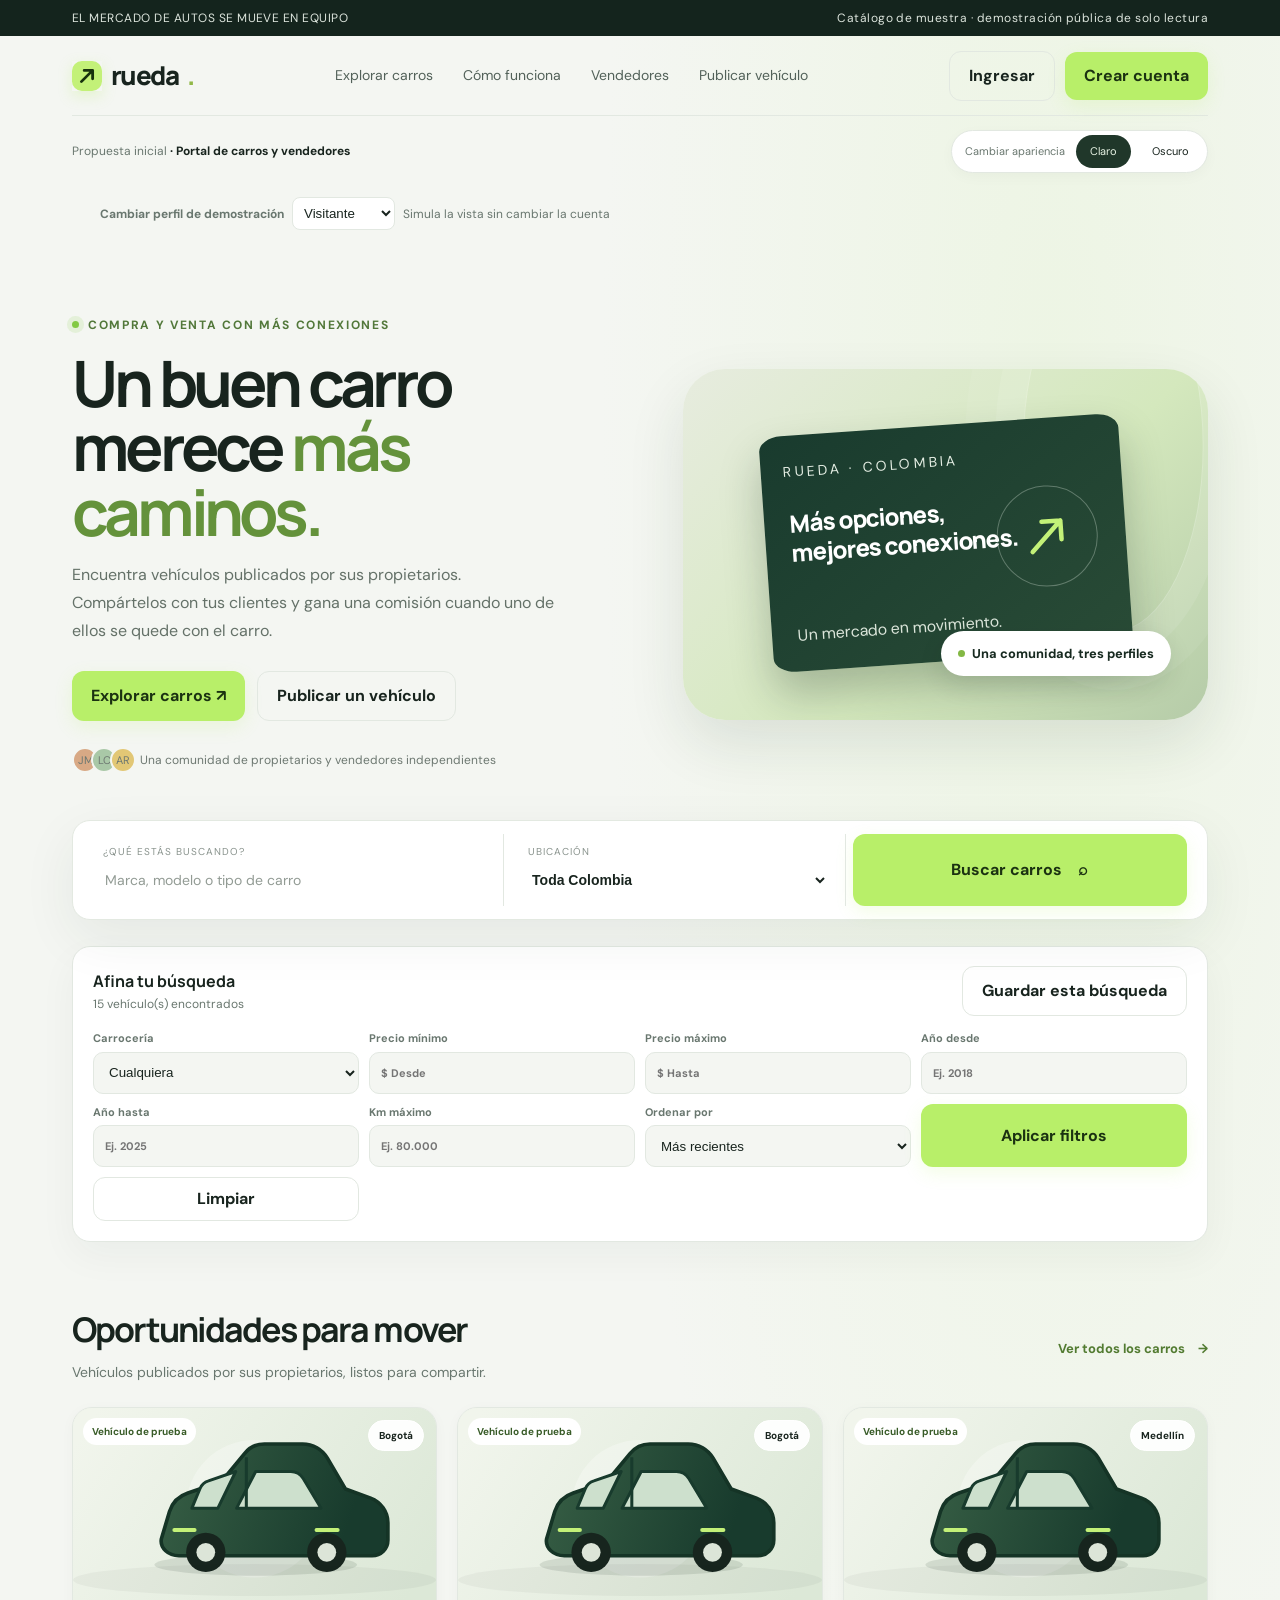
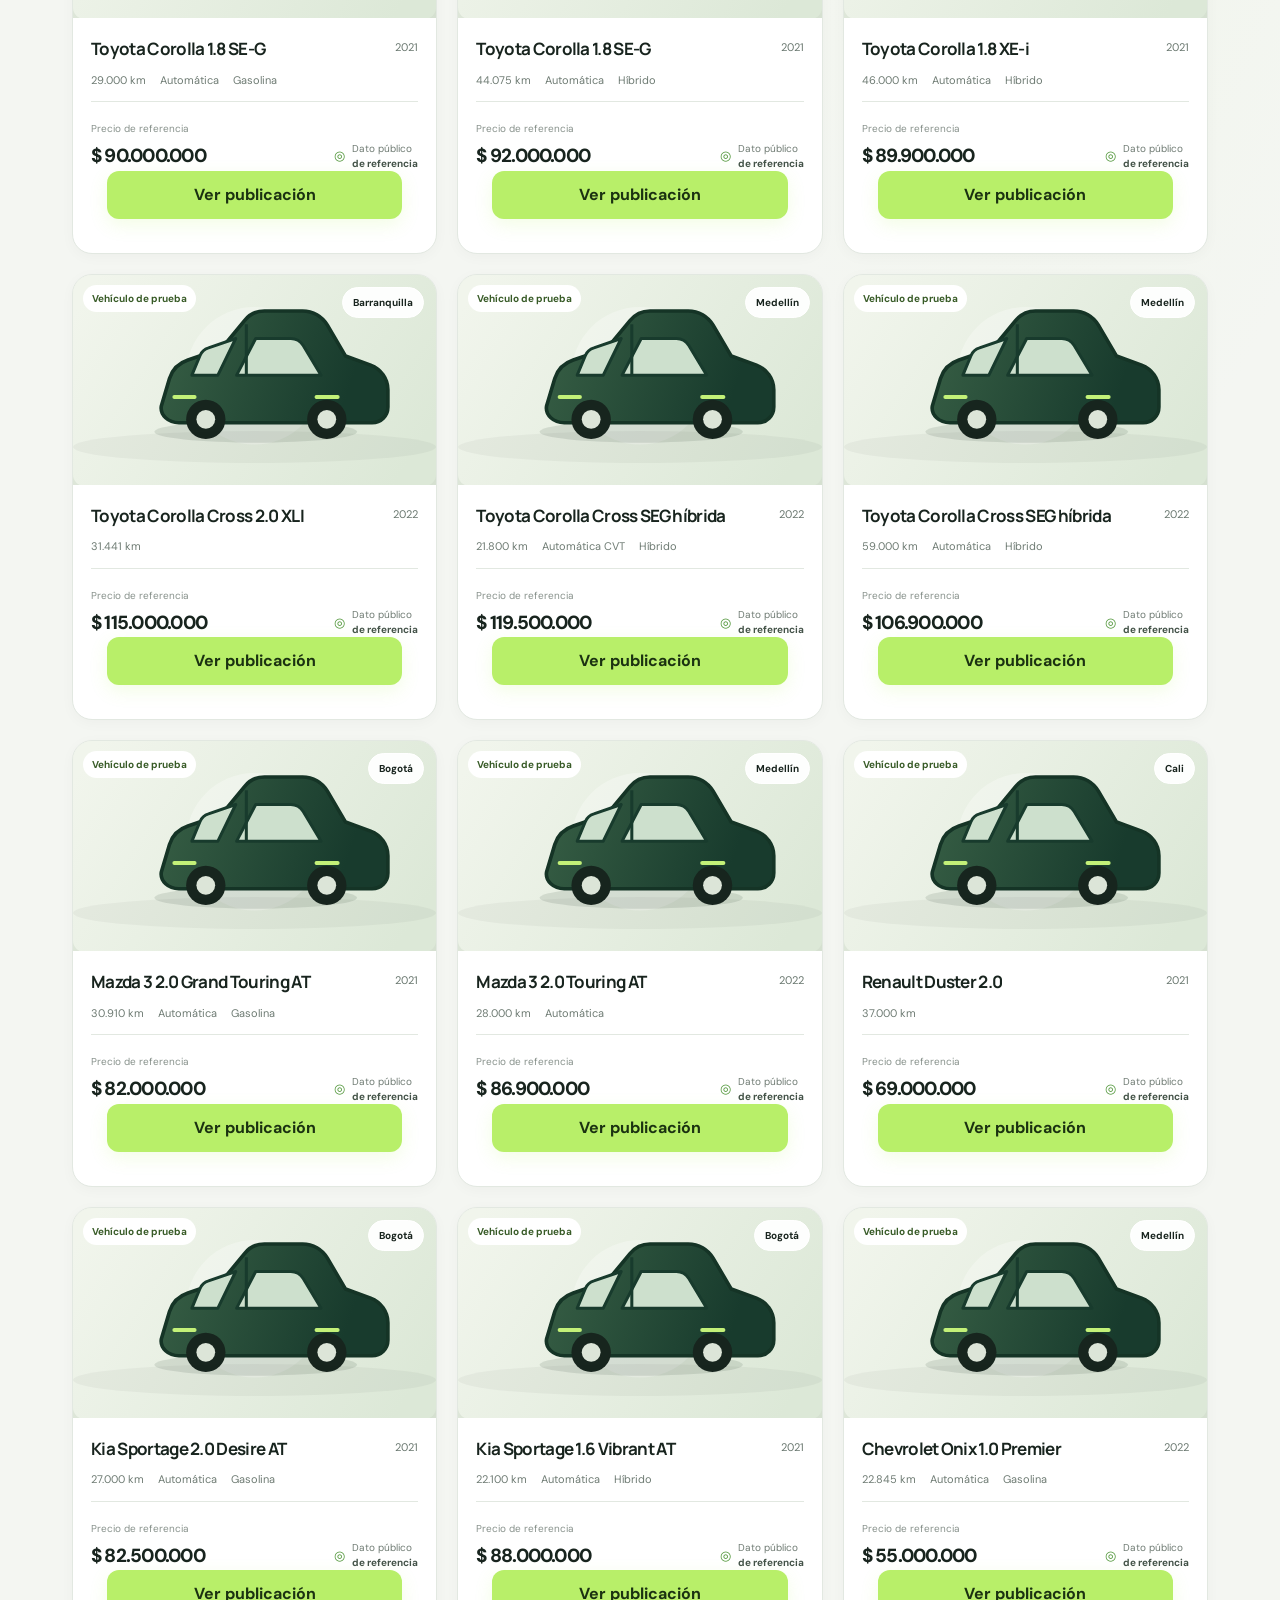
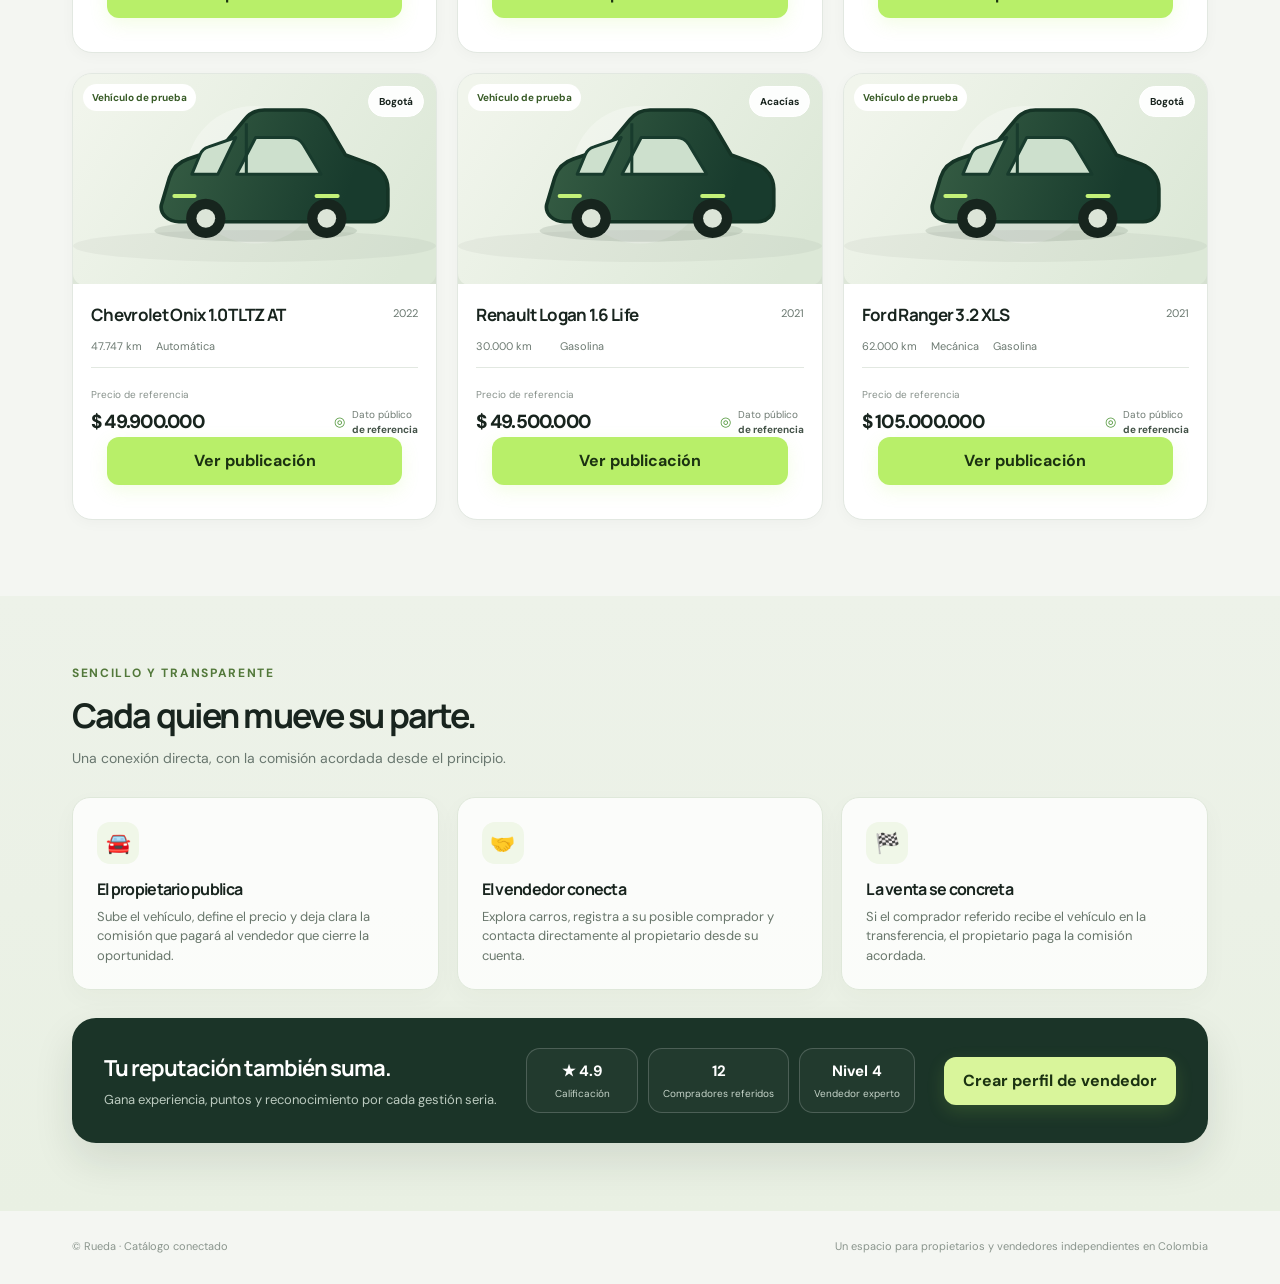
<file: index.html>
<!doctype html>
<html lang="es">
<head>
<meta charset="utf-8"><meta name="viewport" content="width=device-width,initial-scale=1">
<title>Rueda — encuentra tu próximo auto</title>
<link rel="stylesheet" href="styles.css?v=20261120-13">
<link rel="stylesheet" href="styles.css?v=20261120-13"><link rel="stylesheet" href="styles.css?v=20261120-13"><link rel="stylesheet" href="styles.css?v=20261120-13"><link rel="stylesheet" href="styles.css?v=20261120-13"><link rel="stylesheet" href="styles.css?v=20261120-13"><link rel="stylesheet" href="styles.css?v=20261120-13"></head>
<body class="theme-day">
<div class="topline"><div class="wrap"><span>EL MERCADO DE AUTOS SE MUEVE EN EQUIPO</span><span>Catálogo de muestra · demostración pública de solo lectura</span></div></div>
<div class="wrap"><nav class="nav"><div class="brand"><img class="mark" src="logo-mark.svg" alt="" width="30" height="30" aria-hidden="true">rueda<span style="color:#91b848">.</span></div><div class="links"><a href="#autos">Explorar carros</a><a href="#como">Cómo funciona</a><a href="#vendedores">Vendedores</a><a href="publicar-vehiculo.html">Publicar vehículo</a></div><div class="nav-actions"><button class="btn outline" onclick="openModal('login')">Ingresar</button><button class="btn" onclick="openModal('join')">Crear cuenta</button></div></nav>
<div class="mast-meta"><div class="model-label">Propuesta inicial <strong>· Portal de carros y vendedores</strong></div><div class="design-switch"><span>Cambiar apariencia</span><button class="active" onclick="setTheme('day',this)">Claro</button><button onclick="setTheme('night',this)">Oscuro</button></div></div>
<div id="dev-preview" hidden style="max-width:1160px;margin:8px auto;padding:8px 28px;color:#53615a;font-size:12px"><label for="dev-preview-role" style="font-weight:700;margin-right:8px">Cambiar perfil de demostración</label><select id="dev-preview-role" style="padding:7px;border:1px solid #d8dfd8;border-radius:8px"><option value="">Visitante</option><option value="seller">Vendedor</option><option value="owner">Propietario</option><option value="buyer">Comprador</option></select><span style="margin-left:8px">Simula la vista sin cambiar la cuenta</span></div><main><section class="hero"><div><div class="eyebrow"><i class="dot"></i> Compra y venta con más conexiones</div><h1>Un buen carro merece <em>más caminos.</em></h1><p class="intro">Encuentra vehículos publicados por sus propietarios. Compártelos con tus clientes y gana una comisión cuando uno de ellos se quede con el carro.</p><div class="hero-actions"><button class="btn" onclick="document.querySelector('#autos').scrollIntoView({behavior:'smooth'})">Explorar carros <span>↗</span></button><a class="btn outline" style="text-decoration:none" href="publicar-vehiculo.html">Publicar un vehículo</a></div><div class="proof"><div class="avatars"><span>JM</span><span>LC</span><span>AR</span></div><span>Una comunidad de propietarios y vendedores independientes</span></div></div>
<div class="hero-art hero-showcase" role="img" aria-label="Rueda · Colombia. Más opciones, mejores conexiones. Un mercado en movimiento. Una comunidad, tres perfiles."><div class="brand-card"><span class="brand-kicker">RUEDA · COLOMBIA</span><strong class="brand-message">Más opciones,<br>mejores conexiones.</strong><span class="brand-tagline">Un mercado en movimiento.</span><span class="brand-arrow" aria-hidden="true"><svg viewBox="0 0 48 48"><path d="M9 39 39 9M20 9h19v19"/></svg></span></div><div class="brand-pill"><i></i>Una comunidad, tres perfiles</div></div></section>
<div class="searchbar"><div class="search-item"><label for="car-search">¿Qué estás buscando?</label><input id="car-search" type="search" autocomplete="off" placeholder="Marca, modelo o tipo de carro" aria-label="Buscar vehículos"><div class="suggestions" id="suggestions" role="listbox"></div></div><div class="search-item"><label>Ubicación</label><select><option>Toda Colombia</option><option>Bogotá</option><option>Medellín</option><option>Cali</option></select></div><div class="search-item"><label>Comisión mínima</label><select><option>Cualquier comisión</option><option>Desde $1.000.000</option><option>Desde $3.000.000</option></select></div><button class="btn" type="button">Buscar carros　⌕</button></div>
<section class="catalog-filters" aria-label="Filtros del catálogo"><div class="filter-heading"><div><b>Afina tu búsqueda</b><span id="result-count" aria-live="polite">Explora vehículos disponibles</span></div><button type="button" class="btn outline" id="save-search">Guardar esta búsqueda</button></div><div class="filter-grid"><label>Carrocería<select data-filter="body_type"><option value="">Cualquiera</option><option>SUV</option><option>Sedán</option><option>Hatchback</option><option>Pickup</option><option>Camioneta</option><option>Van</option></select></label><label>Precio mínimo<input data-filter="min_price" type="number" min="0" placeholder="$ Desde"></label><label>Precio máximo<input data-filter="max_price" type="number" min="0" placeholder="$ Hasta"></label><label>Año desde<input data-filter="min_year" type="number" min="1990" max="2100" placeholder="Ej. 2018"></label><label>Año hasta<input data-filter="max_year" type="number" min="1990" max="2100" placeholder="Ej. 2025"></label><label>Km máximo<input data-filter="max_km" type="number" min="0" placeholder="Ej. 80.000"></label><label>Ordenar por<select data-sort><option value="recent">Más recientes</option><option value="price_asc">Precio: menor a mayor</option><option value="price_desc">Precio: mayor a menor</option><option value="year_desc">Año: más reciente</option><option value="km_asc">Menor kilometraje</option></select></label><button type="button" class="btn" id="apply-filters">Aplicar filtros</button><button type="button" class="btn outline" id="clear-filters">Limpiar</button></div></section><div id="active-filter-chips" class="filter-chips" aria-live="polite"></div><section class="section" id="autos"><div class="section-head"><div><h2>Oportunidades para mover</h2><p>Vehículos publicados por sus propietarios, listos para compartir.</p></div><a class="text-link" href="#autos">Ver todos los carros　→</a></div><div class="listing-grid" id="grid" aria-live="polite" aria-busy="true"><p class="catalog-status" role="status">Cargando vehículos disponibles…</p></div></section></main></div>
<section class="lower" id="como"><div class="wrap"><div class="section-head"><div><div class="eyebrow">Sencillo y transparente</div><h2 style="margin-top:8px">Cada quien mueve su parte.</h2><p>Una conexión directa, con la comisión acordada desde el principio.</p></div></div><div class="benefits"><div class="benefit"><span class="benefit-icon">🚘</span><h3>El propietario publica</h3><p>Sube el vehículo, define el precio y deja clara la comisión que pagará al vendedor que cierre la oportunidad.</p></div><div class="benefit"><span class="benefit-icon">🤝</span><h3>El vendedor conecta</h3><p>Explora carros, registra a su posible comprador y contacta directamente al propietario desde su cuenta.</p></div><div class="benefit"><span class="benefit-icon">🏁</span><h3>La venta se concreta</h3><p>Si el comprador referido recibe el vehículo en la transferencia, el propietario paga la comisión acordada.</p></div></div><div class="rank" id="vendedores"><div><h2>Tu reputación también suma.</h2><p>Gana experiencia, puntos y reconocimiento por cada gestión seria.</p></div><div class="rank-badges"><div class="badge"><b>★ 4.9</b>Calificación</div><div class="badge"><b>12</b>Compradores referidos</div><div class="badge"><b>Nivel 4</b>Vendedor experto</div></div><button class="btn" onclick="openModal('join')">Crear perfil de vendedor</button></div></div></section>
<footer class="wrap footer"><span>© Rueda · Catálogo conectado</span><span>Un espacio para propietarios y vendedores independientes en Colombia</span></footer>
<div class="modal-bg" id="modal" onclick="if(event.target===this)closeModal()"><div class="modal"><button class="close" onclick="closeModal()">×</button><div id="modal-content"></div></div></div>
<script>
function setTheme(theme,button){document.body.className=theme==='night'?'theme-night':'theme-day';localStorage.setItem('rueda-theme',theme);document.querySelectorAll('.design-switch button').forEach(b=>b.classList.remove('active'));button.classList.add('active')}
const savedTheme=localStorage.getItem('rueda-theme')||'day';document.body.className=savedTheme==='night'?'theme-night':'theme-day';document.querySelectorAll('.design-switch button').forEach((b,i)=>b.classList.toggle('active',(savedTheme==='night'?i===1:i===0)));
function openModal(type){const c=document.getElementById('modal-content');if(type==='publish'){c.innerHTML='<h2>Publica tu vehículo</h2><p>Cuéntanos sobre el carro y define la comisión que ofreces. En esta primera propuesta, la publicación se revisa antes de aparecer.</p><input placeholder="Marca, modelo y año"><input placeholder="Precio del vehículo"><input placeholder="Comisión para el vendedor"><input placeholder="Ciudad"><button class="btn" onclick="closeModal()">Continuar</button>'}else if(type==='login'){c.innerHTML='<h2>Qué bueno verte</h2><p>Ingresa para ver contactos, registrar compradores y seguir tus oportunidades.</p><input placeholder="Correo electrónico"><input placeholder="Contraseña"><button class="btn" onclick="closeModal()">Ingresar</button>'}else{c.innerHTML='<h2>Entra a la comunidad</h2><p>Crea tu perfil para explorar vehículos, registrar compradores y construir tu reputación.</p><label for="account-role" style="display:block;font-size:12px;font-weight:700;margin:12px 0 5px">Tipo de cuenta</label><select id="account-role" style="width:100%;border:1px solid var(--line);border-radius:9px;padding:12px;background:var(--surface);color:var(--ink);margin-bottom:10px"><option value="vendedor">Vendedor</option><option value="comisionista">Comisionista</option></select><input placeholder="Nombre"><input placeholder="Correo electrónico"><input placeholder="Teléfono"><button class="btn" onclick="closeModal()">Crear mi cuenta</button>'}document.getElementById('modal').style.display='grid'}
function closeModal(){document.getElementById('modal').style.display='none'}
const searchTerms=[['Toyota RAV4 XLE','Modelo'],['Mazda 3 Grand Touring','Modelo'],['Ford Ranger XLT','Modelo'],['SUV','Tipo de vehículo'],['Sedán','Tipo de vehículo'],['Pickup','Tipo de vehículo'],['Bogotá','Ciudad'],['Medellín','Ciudad'],['Cali','Ciudad']];
const searchInput=document.getElementById('car-search'),suggestionBox=document.getElementById('suggestions');
function renderSuggestions(){const q=searchInput.value.trim().toLocaleLowerCase('es');suggestionBox.innerHTML='';if(!q){suggestionBox.classList.remove('show');return}const matches=searchTerms.filter(([label])=>label.toLocaleLowerCase('es').includes(q)).slice(0,5);if(!matches.length){suggestionBox.classList.remove('show');return}matches.forEach(([label,kind])=>{const b=document.createElement('button');b.type='button';b.className='suggestion';b.setAttribute('role','option');b.innerHTML='<span>'+label+'</span><small>'+kind+'</small>';b.addEventListener('click',()=>{searchInput.value=label;suggestionBox.classList.remove('show');window.RuedaApp?.loadListings()});suggestionBox.appendChild(b)});suggestionBox.classList.add('show')}
searchInput.addEventListener('input',renderSuggestions);searchInput.addEventListener('focus',renderSuggestions);searchInput.addEventListener('keydown',e=>{if(e.key==='Enter'){e.preventDefault();suggestionBox.classList.remove('show');window.RuedaApp?.loadListings()}if(e.key==='Escape')suggestionBox.classList.remove('show')});document.addEventListener('click',e=>{if(!e.target.closest('.search-item'))suggestionBox.classList.remove('show')});
</script><script src="preview-adapter.js?v=3"></script><script src="app.js?v=20261120-11"></script><script src="experience.js?v=20261120-3"></script></body></html>
</file>
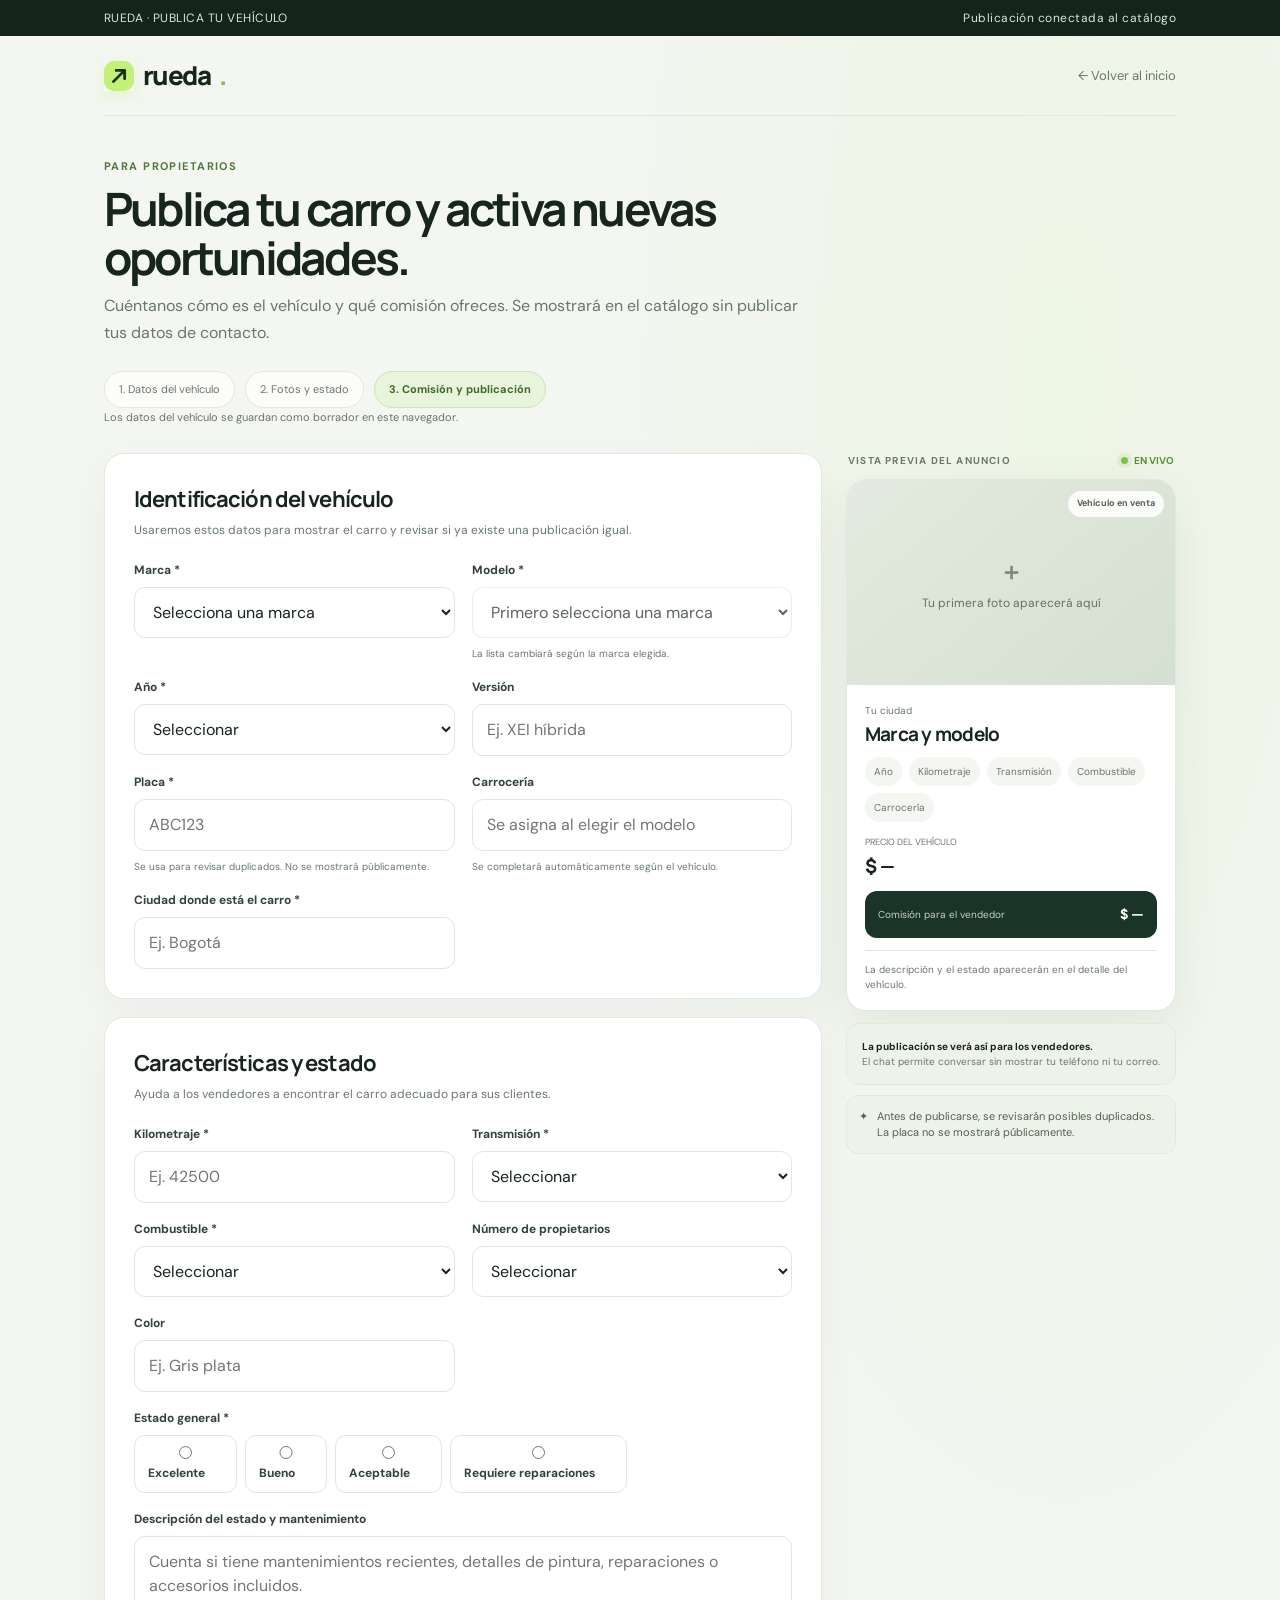
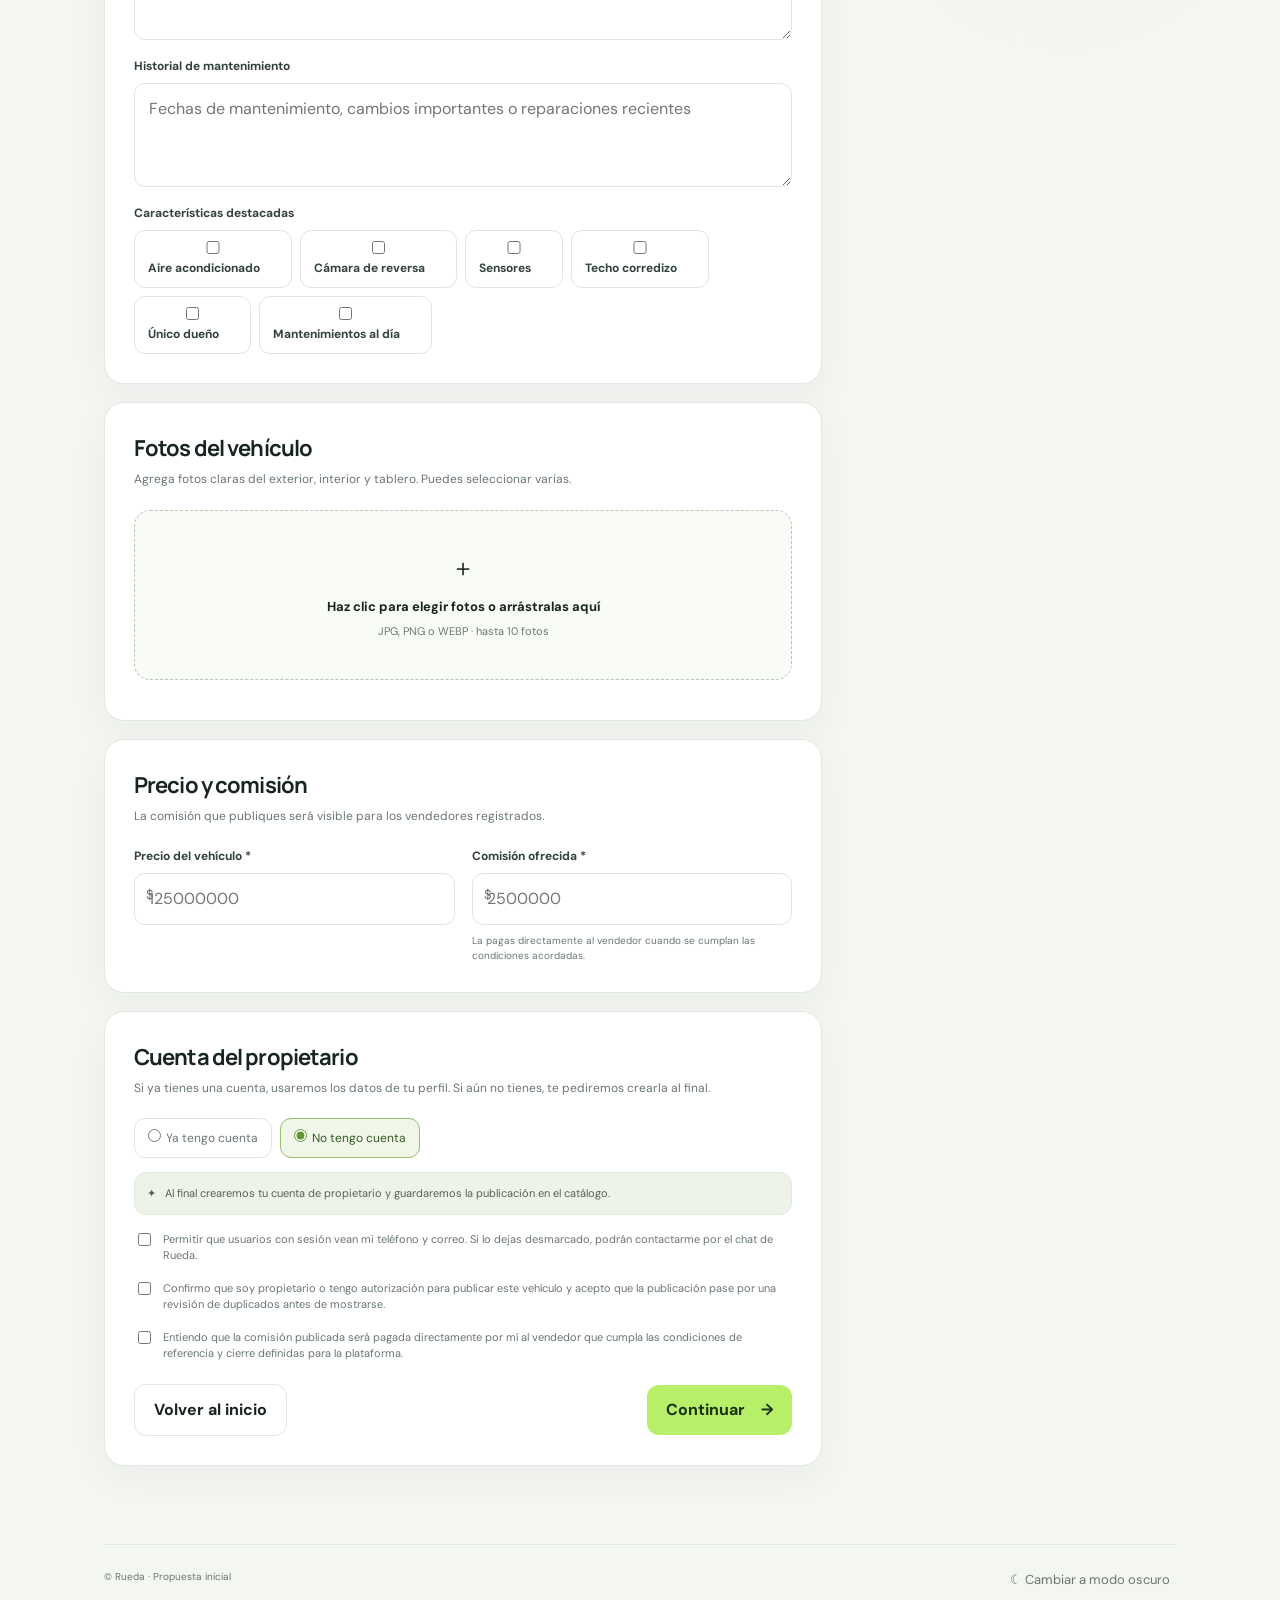
<file: publicar-vehiculo.html>
<!doctype html>
<html lang="es">
<head>
<meta charset="utf-8"><meta name="viewport" content="width=device-width,initial-scale=1">
<title>Publicar un vehículo · Rueda</title>
<link rel="stylesheet" href="publicar-vehiculo.css"><link rel="stylesheet" href="publicar-vehiculo.css"><link rel="stylesheet" href="publicar-vehiculo.css"></head>
<body><div class="topline"><div class="wrap"><span>RUEDA · PUBLICA TU VEHÍCULO</span><span>Publicación conectada al catálogo</span></div></div><div class="wrap"><nav class="nav"><a class="brand" href="index.html"><img class="mark" src="logo-mark.svg" alt="" width="30" height="30" aria-hidden="true">rueda<span style="color:#91b848">.</span></a><a class="back" href="index.html">← Volver al inicio</a></nav>
<header class="intro"><div class="eyebrow">Para propietarios</div><h1>Publica tu carro y activa nuevas oportunidades.</h1><p>Cuéntanos cómo es el vehículo y qué comisión ofreces. Se mostrará en el catálogo sin publicar tus datos de contacto.</p><div class="steps"><span class="step active">1. Datos del vehículo</span><span class="step">2. Fotos y estado</span><span class="step">3. Comisión y publicación</span></div></header>
<div class="toast" id="toast" role="status">Tu publicación se guardó y ya aparece en el catálogo.</div>
<form id="listing-form"><div class="layout"><main>
<section class="form-card"><h2>Identificación del vehículo</h2><p>Usaremos estos datos para mostrar el carro y revisar si ya existe una publicación igual.</p><div class="field-grid">
<div class="field"><label for="make">Marca *</label><select id="make" name="make" required><option value="">Selecciona una marca</option></select></div><div class="field"><label for="model">Modelo *</label><select id="model" name="model" required disabled><option value="">Primero selecciona una marca</option></select><small id="model-help">La lista cambiará según la marca elegida.</small></div><div class="field full" id="manual-make-wrap" style="display:none"><label for="make-other">Escribe la marca para revisión</label><input id="make-other" placeholder="Marca del vehículo"></div><div class="field full" id="manual-model-wrap" style="display:none"><label for="model-other">Escribe el modelo para revisión</label><input id="model-other" placeholder="Modelo exacto según tarjeta de propiedad"></div>
<div class="field"><label for="year">Año *</label><select id="year" name="year" required><option value="">Seleccionar</option></select></div><div class="field"><label for="trim">Versión</label><input id="trim" name="trim" placeholder="Ej. XEI híbrida"></div>
<div class="field"><label for="plate">Placa *</label><input id="plate" name="plate" placeholder="ABC123" maxlength="6" required><small>Se usa para revisar duplicados. No se mostrará públicamente.</small></div>
<div class="field"><label for="body">Carrocería</label><input id="body" type="text" placeholder="Se asigna al elegir el modelo" readonly required><small>Se completará automáticamente según el vehículo.</small></div><div class="field"><label for="city">Ciudad donde está el carro *</label><input id="city" name="city" placeholder="Ej. Bogotá" required></div>
</div></section>
<section class="form-card"><h2>Características y estado</h2><p>Ayuda a los vendedores a encontrar el carro adecuado para sus clientes.</p><div class="field-grid">
<div class="field"><label for="km">Kilometraje *</label><input id="km" type="number" min="0" placeholder="Ej. 42500" required></div><div class="field"><label for="gear">Transmisión *</label><select id="gear" required><option value="">Seleccionar</option><option>Automática</option><option>Mecánica</option><option>CVT</option><option>Otra</option></select></div>
<div class="field"><label for="fuel">Combustible *</label><select id="fuel" required><option value="">Seleccionar</option><option>Gasolina</option><option>Diésel</option><option>Híbrido</option><option>Eléctrico</option><option>Gas</option></select></div><div class="field"><label for="owners">Número de propietarios</label><select id="owners"><option value="">Seleccionar</option><option>1</option><option>2</option><option value="3">3 o más</option></select></div><div class="field"><label for="color">Color</label><input id="color" name="color" placeholder="Ej. Gris plata"></div>
<div class="field full"><span class="label">Estado general *</span><div class="check-options"><label class="check-option"><input type="radio" name="condition" required>Excelente</label><label class="check-option"><input type="radio" name="condition">Bueno</label><label class="check-option"><input type="radio" name="condition">Aceptable</label><label class="check-option"><input type="radio" name="condition">Requiere reparaciones</label></div></div>
<div class="field full"><label for="details">Descripción del estado y mantenimiento</label><textarea id="details" placeholder="Cuenta si tiene mantenimientos recientes, detalles de pintura, reparaciones o accesorios incluidos."></textarea></div><div class="field full"><label for="maintenance-history">Historial de mantenimiento</label><textarea id="maintenance-history" name="maintenance-history" placeholder="Fechas de mantenimiento, cambios importantes o reparaciones recientes"></textarea></div>
<div class="field full"><span class="label">Características destacadas</span><div class="check-options"><label class="check-option"><input type="checkbox">Aire acondicionado</label><label class="check-option"><input type="checkbox">Cámara de reversa</label><label class="check-option"><input type="checkbox">Sensores</label><label class="check-option"><input type="checkbox">Techo corredizo</label><label class="check-option"><input type="checkbox">Único dueño</label><label class="check-option"><input type="checkbox">Mantenimientos al día</label></div></div></div></section>
<section class="form-card"><h2>Fotos del vehículo</h2><p>Agrega fotos claras del exterior, interior y tablero. Puedes seleccionar varias.</p><label class="upload" id="dropzone" for="photos"><span class="upload-icon">＋</span><b>Haz clic para elegir fotos o arrástralas aquí</b><small>JPG, PNG o WEBP · hasta 10 fotos</small><input id="photos" type="file" accept="image/*" multiple></label><div class="photo-grid" id="photo-grid"></div></section>
<section class="form-card"><h2>Precio y comisión</h2><p>La comisión que publiques será visible para los vendedores registrados.</p><div class="field-grid"><div class="field"><label for="price">Precio del vehículo *</label><div class="money-input"><span>$</span><input id="price" type="number" min="1" placeholder="125000000" required></div></div><div class="field"><label for="commission">Comisión ofrecida *</label><div class="money-input"><span>$</span><input id="commission" type="number" min="1" placeholder="2500000" required></div><small>La pagas directamente al vendedor cuando se cumplan las condiciones acordadas.</small></div></div></section>
<section class="form-card" id="account-section"><h2>Cuenta del propietario</h2><p>Si ya tienes una cuenta, usaremos los datos de tu perfil. Si aún no tienes, te pediremos crearla al final.</p><div class="check-options"><label class="check-option"><input type="radio" name="account-status" value="existing">Ya tengo cuenta</label><label class="check-option"><input type="radio" name="account-status" value="new" checked>No tengo cuenta</label></div><div class="account-panel" id="login-panel" hidden><div class="note" style="margin-top:14px"><span>↗</span><span>Inicia sesión con tu cuenta de propietario para publicar el vehículo.</span></div><button class="btn outline" type="button" id="login-owner" style="margin-top:12px">Ingresar con mi cuenta</button></div><div class="note" id="new-account-note" style="margin-top:14px"><span>✦</span><span>Al final crearemos tu cuenta de propietario y guardaremos la publicación en el catálogo.</span></div><div id="account-create-panel" hidden style="margin-top:18px"><h3 style="font-size:16px;margin:0 0 5px">Crea tu cuenta para publicar</h3><p style="font-size:12px;color:var(--muted);margin:0 0 15px">La cuenta guardará tus datos para que los vendedores registrados puedan comunicarse contigo.</p><div class="field-grid"><div class="field"><label for="account-name">Nombre completo *</label><input id="account-name" autocomplete="name" placeholder="Tu nombre"></div><div class="field"><label for="account-phone">Teléfono / WhatsApp *</label><input id="account-phone" type="tel" autocomplete="tel" placeholder="+57 300 000 0000"></div><div class="field"><label for="account-email">Correo electrónico *</label><input id="account-email" type="email" autocomplete="email" placeholder="nombre@correo.com"></div><div class="field"><label for="account-password">Contraseña *</label><input id="account-password" type="password" autocomplete="new-password" minlength="10" placeholder="Mínimo 10 caracteres"></div></div></div><label class="consent"><input id="share-contact" type="checkbox"><span>Permitir que usuarios con sesión vean mi teléfono y correo. Si lo dejas desmarcado, podrán contactarme por el chat de Rueda.</span></label><label class="consent"><input id="owner-confirm" type="checkbox" required><span>Confirmo que soy propietario o tengo autorización para publicar este vehículo y acepto que la publicación pase por una revisión de duplicados antes de mostrarse.</span></label><label class="consent"><input id="commission-confirm" type="checkbox" required><span>Entiendo que la comisión publicada será pagada directamente por mí al vendedor que cumpla las condiciones de referencia y cierre definidas para la plataforma.</span></label><div class="form-actions"><a class="btn outline" href="index.html">Volver al inicio</a><button class="btn" id="submit-listing" type="submit">Continuar　→</button></div></section></main><aside class="preview-panel"><div class="preview-top"><strong>VISTA PREVIA DEL ANUNCIO</strong><span class="live-indicator"><i></i>EN VIVO</span></div><article class="listing-preview"><div class="preview-image" id="preview-image"><span class="preview-placeholder" id="preview-placeholder"><b>＋</b>Tu primera foto aparecerá aquí</span><span class="preview-chip">Vehículo en venta</span></div><div class="preview-content"><span class="preview-location" id="preview-location">Tu ciudad</span><h3 class="preview-title" id="preview-title">Marca y modelo</h3><div class="preview-specs"><span id="preview-year">Año</span><span id="preview-km">Kilometraje</span><span id="preview-gear">Transmisión</span><span id="preview-fuel">Combustible</span><span id="preview-body">Carrocería</span></div><span class="preview-price-label">PRECIO DEL VEHÍCULO</span><div class="preview-price" id="preview-price">$ —</div><div class="preview-commission"><span>Comisión para el vendedor</span><strong id="commission-preview">$ —</strong></div><div class="preview-desc" id="preview-desc">La descripción y el estado aparecerán en el detalle del vehículo.</div></div></article><div class="preview-help"><b>La publicación se verá así para los vendedores.</b><br>El chat permite conversar sin mostrar tu teléfono ni tu correo.</div><div class="note" style="margin-top:10px"><span>✦</span><span>Antes de publicarse, se revisarán posibles duplicados. La placa no se mostrará públicamente.</span></div></aside></div></form>
<footer class="footer"><span>© Rueda · Propuesta inicial</span><button id="theme-toggle" class="back" style="border:0;background:transparent">☾ Cambiar a modo oscuro</button></footer></div>
<script>
const yearSelect=document.getElementById('year');for(let y=new Date().getFullYear()+1;y>=1990;y--){const o=document.createElement('option');o.value=y;o.textContent=y;yearSelect.appendChild(o)}
const vehicleCatalog={Toyota:['4Runner','bZ4X','Camry','Corolla','Corolla Cross','Fortuner','GR Yaris','Hilux','Land Cruiser','Land Cruiser Prado','Prius','RAV4','Yaris','Yaris Cross'],Chevrolet:['Aveo','Blazer','Captiva','Colorado','Equinox','Joy','Onix','Sail','Silverado','Sonic','Spark','Spin','Suburban','Tahoe','Trailblazer','Tracker','Traverse'],Renault:['Arkana','Captur','Clio','Duster','Kardian','Kangoo','Koleos','Kwid','Logan','Master','Megane','Oroch','Sandero','Stepway','Symbol','Trafic'],Mazda:['Mazda 2','Mazda 3','Mazda 6','CX-3','CX-30','CX-5','CX-50','CX-9','CX-90','BT-50'],Kia:['Carnival','Cerato','K3','K4','Picanto','Rio','Seltos','Sonet','Sorento','Soul','Sportage'],Hyundai:['Accent','Creta','Elantra','Grand i10','Kona','Santa Fe','Tucson','Venue'],Nissan:['Frontier','Kicks','March','Murano','Pathfinder','Qashqai','Sentra','Versa','X-Trail'],Ford:['Bronco','EcoSport','Edge','Escape','Explorer','F-150','Fiesta','Focus','Ranger','Territory'],Suzuki:['Baleno','Celerio','Grand Vitara','Jimny','S-Cross','Swift','Vitara'],Volkswagen:['Amarok','CrossFox','Golf','Jetta','Nivus','Polo','Saveiro','T-Cross','Tiguan','Virtus'],Honda:['Accord','Civic','CR-V','Fit','HR-V','Pilot'],BMW:['Serie 1','Serie 2','Serie 3','Serie 4','Serie 5','X1','X2','X3','X4','X5','X6','X7'],'Mercedes-Benz':['Clase A','Clase C','Clase E','Clase G','GLA','GLB','GLC','GLE','GLS','Sprinter'],Audi:['A1','A3','A4','A5','A6','Q2','Q3','Q5','Q7','Q8'],Jeep:['Compass','Gladiator','Grand Cherokee','Renegade','Wrangler'],Peugeot:['208','2008','301','3008','5008','Partner','Rifter'],Fiat:['Argo','Cronos','Mobi','Pulse','Strada','Toro','Uno'],Mitsubishi:['ASX','L200','Lancer','Montero','Outlander'],Subaru:['Crosstrek','Forester','Impreza','Outback','XV'],BYD:['Dolphin','Han','Seagull','Song Plus','Tang'],Otra:['Revisión manual']};
const bodyByModel={Toyota:{'4Runner':'SUV','bZ4X':'SUV','Camry':'Sedán','Corolla':'Sedán','Corolla Cross':'SUV','Fortuner':'SUV','GR Yaris':'Hatchback','Hilux':'Pickup','Land Cruiser':'SUV','Land Cruiser Prado':'SUV','Prius':'Hatchback','RAV4':'SUV','Yaris':'Hatchback','Yaris Cross':'SUV'},Chevrolet:{'Aveo':'Sedán','Blazer':'SUV','Captiva':'SUV','Colorado':'Pickup','Equinox':'SUV','Joy':'Hatchback','Onix':'Hatchback','Sail':'Sedán','Silverado':'Pickup','Sonic':'SUV','Spark':'Hatchback','Spin':'Van','Suburban':'SUV','Tahoe':'SUV','Trailblazer':'SUV','Tracker':'SUV','Traverse':'SUV'},Renault:{'Arkana':'SUV','Captur':'SUV','Clio':'Hatchback','Duster':'SUV','Kardian':'SUV','Kangoo':'Van','Koleos':'SUV','Kwid':'Hatchback','Logan':'Sedán','Master':'Van','Megane':'Hatchback','Oroch':'Pickup','Sandero':'Hatchback','Stepway':'Hatchback','Symbol':'Sedán','Trafic':'Van'},Mazda:{'Mazda 2':'Hatchback','Mazda 3':'Sedán / hatchback','Mazda 6':'Sedán','CX-3':'SUV','CX-30':'SUV','CX-5':'SUV','CX-50':'SUV','CX-9':'SUV','CX-90':'SUV','BT-50':'Pickup'},Kia:{'Carnival':'Van','Cerato':'Sedán','K3':'Sedán / hatchback','K4':'Sedán / hatchback','Picanto':'Hatchback','Rio':'Hatchback','Seltos':'SUV','Sonet':'SUV','Sorento':'SUV','Soul':'SUV','Sportage':'SUV'},Hyundai:{'Accent':'Sedán','Creta':'SUV','Elantra':'Sedán','Grand i10':'Hatchback','Kona':'SUV','Santa Fe':'SUV','Tucson':'SUV','Venue':'SUV'},Nissan:{'Frontier':'Pickup','Kicks':'SUV','March':'Hatchback','Murano':'SUV','Pathfinder':'SUV','Qashqai':'SUV','Sentra':'Sedán','Versa':'Sedán','X-Trail':'SUV'},Ford:{'Bronco':'SUV','EcoSport':'SUV','Edge':'SUV','Escape':'SUV','Explorer':'SUV','F-150':'Pickup','Fiesta':'Hatchback','Focus':'Hatchback / sedán','Ranger':'Pickup','Territory':'SUV'},Suzuki:{'Baleno':'Hatchback','Celerio':'Hatchback','Grand Vitara':'SUV','Jimny':'SUV','S-Cross':'SUV','Swift':'Hatchback','Vitara':'SUV'},Volkswagen:{'Amarok':'Pickup','CrossFox':'Hatchback','Golf':'Hatchback','Jetta':'Sedán','Nivus':'SUV','Polo':'Hatchback','Saveiro':'Pickup','T-Cross':'SUV','Tiguan':'SUV','Virtus':'Sedán'},Honda:{'Accord':'Sedán','Civic':'Sedán / hatchback','CR-V':'SUV','Fit':'Hatchback','HR-V':'SUV','Pilot':'SUV'},BMW:{'Serie 1':'Hatchback','Serie 2':'Coupé / van','Serie 3':'Sedán','Serie 4':'Coupé','Serie 5':'Sedán','X1':'SUV','X2':'SUV','X3':'SUV','X4':'SUV','X5':'SUV','X6':'SUV','X7':'SUV'},'Mercedes-Benz':{'Clase A':'Hatchback / sedán','Clase C':'Sedán','Clase E':'Sedán','Clase G':'SUV','GLA':'SUV','GLB':'SUV','GLC':'SUV','GLE':'SUV','GLS':'SUV','Sprinter':'Van'},Audi:{'A1':'Hatchback','A3':'Sedán / hatchback','A4':'Sedán','A5':'Coupé','A6':'Sedán','Q2':'SUV','Q3':'SUV','Q5':'SUV','Q7':'SUV','Q8':'SUV'},Jeep:{'Compass':'SUV','Gladiator':'Pickup','Grand Cherokee':'SUV','Renegade':'SUV','Wrangler':'SUV'},Peugeot:{'208':'Hatchback','2008':'SUV','301':'Sedán','3008':'SUV','5008':'SUV','Partner':'Van','Rifter':'Van'},Fiat:{'Argo':'Hatchback','Cronos':'Sedán','Mobi':'Hatchback','Pulse':'SUV','Strada':'Pickup','Toro':'Pickup','Uno':'Hatchback'},Mitsubishi:{'ASX':'SUV','L200':'Pickup','Lancer':'Sedán','Montero':'SUV','Outlander':'SUV'},Subaru:{'Crosstrek':'SUV','Forester':'SUV','Impreza':'Sedán / hatchback','Outback':'Camioneta','XV':'SUV'},BYD:{'Dolphin':'Hatchback','Han':'Sedán','Seagull':'Hatchback','Song Plus':'SUV','Tang':'SUV'}};const makeSelect=document.getElementById('make'),modelSelect=document.getElementById('model'),manualMakeWrap=document.getElementById('manual-make-wrap'),manualModelWrap=document.getElementById('manual-model-wrap'),manualMake=document.getElementById('make-other'),manualModel=document.getElementById('model-other'),modelHelp=document.getElementById('model-help');Object.keys(vehicleCatalog).forEach(make=>makeSelect.add(new Option(make,make)));
function updateBodyType(){const make=makeSelect.value,model=modelSelect.value,manual=model==='__other__'||make==='Otra';document.getElementById('body').value=manual?'Por confirmar en revisión':(bodyByModel[make]&&bodyByModel[make][model]||'');}function populateModels(){const make=makeSelect.value,models=vehicleCatalog[make]||[];modelSelect.innerHTML='';modelSelect.add(new Option(make?'Selecciona un modelo':'Primero selecciona una marca',''));modelSelect.disabled=!make||make==='Otra';modelSelect.required=make!=='Otra';models.forEach(model=>modelSelect.add(new Option(model,model)));if(make&&make!=='Otra')modelSelect.add(new Option('Mi modelo no aparece (revisión manual)','__other__'));manualMakeWrap.style.display=make==='Otra'?'':'none';manualModelWrap.style.display=make==='Otra'?'': 'none';manualMake.required=make==='Otra';manualModel.required=make==='Otra';if(make==='Otra')modelSelect.value='Revisión manual';modelHelp.textContent=make==='Otra'?'La marca y el modelo se revisarán manualmente.':make?'Elige un modelo asociado a '+make+'. Si no aparece, solicita revisión manual.':'La lista cambiará según la marca elegida.';updateBodyType();updatePreview()}
makeSelect.addEventListener('change',populateModels);modelSelect.addEventListener('change',()=>{if(makeSelect.value==='Otra')return;const custom=modelSelect.value==='__other__';manualModelWrap.style.display=custom?'':'none';manualModel.required=custom;modelHelp.textContent=custom?'Este modelo requiere validación manual antes de publicar.':'El modelo seleccionado corresponde a la marca elegida.';updateBodyType();updatePreview()});manualMake.addEventListener('input',updatePreview);manualModel.addEventListener('input',updatePreview);
const input=document.getElementById('photos'),grid=document.getElementById('photo-grid'),drop=document.getElementById('dropzone');let files=[];function movePhoto(index,direction){const target=index+direction;if(target<0||target>=files.length)return;[files[index],files[target]]=[files[target],files[index]];const transfer=new DataTransfer();files.forEach(file=>transfer.items.add(file));input.files=transfer.files;showPhotos();updateCoverPreview()}function showPhotos(){grid.innerHTML='';files.forEach((file,index)=>{const box=document.createElement('div');box.className='photo';const img=document.createElement('img');img.src=URL.createObjectURL(file);img.alt='Foto del vehículo';box.appendChild(img);if(index===0){const cover=document.createElement('div');cover.className='cover';cover.textContent='Foto principal';box.appendChild(cover)}const remove=document.createElement('button');remove.type='button';remove.textContent='×';remove.setAttribute('aria-label','Eliminar foto');remove.onclick=()=>{files.splice(index,1);const transfer=new DataTransfer();files.forEach(file=>transfer.items.add(file));input.files=transfer.files;showPhotos();updateCoverPreview()};box.appendChild(remove);const up=document.createElement("button");up.type="button";up.textContent="↑";up.setAttribute("aria-label","Mover foto hacia arriba");up.style.cssText="position:absolute;left:5px;top:5px;width:24px;height:24px;border:0;border-radius:50%;background:#ffffffdf;color:#26372b";up.disabled=index===0;up.onclick=()=>movePhoto(index,-1);box.appendChild(up);const down=document.createElement("button");down.type="button";down.textContent="↓";down.setAttribute("aria-label","Mover foto hacia abajo");down.style.cssText="position:absolute;left:5px;top:33px;width:24px;height:24px;border:0;border-radius:50%;background:#ffffffdf;color:#26372b";down.disabled=index===files.length-1;down.onclick=()=>movePhoto(index,1);box.appendChild(down);grid.appendChild(box)})}const previewImage=document.getElementById('preview-image'),previewPlaceholder=document.getElementById('preview-placeholder');let coverPreviewUrl=null;function updateCoverPreview(){if(coverPreviewUrl)URL.revokeObjectURL(coverPreviewUrl);if(files.length){coverPreviewUrl=URL.createObjectURL(files[0]);previewImage.style.backgroundImage='url('+coverPreviewUrl+')';previewPlaceholder.style.display='none'}else{coverPreviewUrl=null;previewImage.style.backgroundImage='';previewPlaceholder.style.display=''}}function addFiles(incoming){const valid=[...incoming].filter(f=>f.type.startsWith('image/'));files=[...files,...valid].slice(0,10);const transfer=new DataTransfer();files.forEach(file=>transfer.items.add(file));input.files=transfer.files;showPhotos();updateCoverPreview()}input.addEventListener('change',e=>addFiles(e.target.files));['dragenter','dragover'].forEach(ev=>drop.addEventListener(ev,e=>{e.preventDefault();drop.classList.add('drag')}));['dragleave','drop'].forEach(ev=>drop.addEventListener(ev,e=>{e.preventDefault();drop.classList.remove('drag')}));drop.addEventListener('drop',e=>addFiles(e.dataTransfer.files));
function money(value){return value?'$ '+Number(value).toLocaleString('es-CO'):'$ —'}
function updatePreview(){const val=id=>document.getElementById(id).value.trim();const makeValue=val('make')==='Otra'?val('make-other'):val('make');const modelValue=val('make')==='Otra'||val('model')==='__other__'?val('model-other'):val('model');const title=[makeValue,modelValue,val('trim')].filter(Boolean).join(' ');document.getElementById('preview-title').textContent=title||'Marca y modelo';document.getElementById('preview-location').textContent=val('city')||'Tu ciudad';document.getElementById('preview-year').textContent=val('year')||'Año';document.getElementById('preview-km').textContent=val('km')?Number(val('km')).toLocaleString('es-CO')+' km':'Kilometraje';document.getElementById('preview-gear').textContent=val('gear')||'Transmisión';document.getElementById('preview-fuel').textContent=val('fuel')||'Combustible';document.getElementById('preview-body').textContent=val('body')||'Carrocería';document.getElementById('preview-price').textContent=money(val('price'));document.getElementById('commission-preview').textContent=money(val('commission'));const condition=document.querySelector('input[name="condition"]:checked');const detail=val('details');document.getElementById('preview-desc').textContent=[condition?condition.parentElement.textContent.trim()+' estado.':'El estado del vehículo aparecerá aquí.',detail].filter(Boolean).join(' ')}
document.querySelectorAll('#listing-form input:not([type=file]),#listing-form select,#listing-form textarea').forEach(el=>el.addEventListener('input',updatePreview));document.querySelectorAll('input[name="condition"]').forEach(el=>el.addEventListener('change',updatePreview));let ownerAccountReady=false,newAccountStep=false;const accountModes=document.querySelectorAll('input[name="account-status"]'),loginPanel=document.getElementById('login-panel'),newAccountNote=document.getElementById('new-account-note'),createPanel=document.getElementById('account-create-panel'),submitListing=document.getElementById('submit-listing');function selectAccountMode(){const mode=document.querySelector('input[name="account-status"]:checked')?.value;loginPanel.hidden=mode!=='existing'||ownerAccountReady;newAccountNote.hidden=mode==='existing';if(mode!=='new'){createPanel.hidden=true;newAccountStep=false;['account-name','account-phone','account-email','account-password'].forEach(id=>document.getElementById(id).required=false);submitListing.textContent=ownerAccountReady?'Enviar a revisión　→':'Continuar　→'}}accountModes.forEach(r=>r.addEventListener('change',selectAccountMode));document.getElementById('login-owner').addEventListener('click',()=>{ownerAccountReady=true;loginPanel.hidden=true;newAccountNote.hidden=true;document.getElementById('account-section').insertAdjacentHTML('afterbegin','<div class="note" id="account-ready-note"><span>✓</span><span>Cuenta conectada en esta vista de demostración. Usaremos tus datos guardados.</span></div>');submitListing.textContent='Enviar a revisión　→'});document.getElementById('listing-form').addEventListener('submit',e=>{e.preventDefault();const mode=document.querySelector('input[name="account-status"]:checked')?.value;if(mode==='existing'&&!ownerAccountReady){selectAccountMode();document.getElementById('account-section').scrollIntoView({behavior:'smooth',block:'center'});return}if(!e.currentTarget.reportValidity())return;if(mode==='new'&&!newAccountStep){createPanel.hidden=false;newAccountStep=true;['account-name','account-phone','account-email','account-password'].forEach(id=>document.getElementById(id).required=true);submitListing.textContent='Crear cuenta y enviar publicación　→';createPanel.scrollIntoView({behavior:'smooth',block:'center'});return}document.getElementById('toast').textContent=mode==='new'?'Cuenta creada en esta demostración y publicación lista para revisión. La información no se guardó en un servidor.':'Publicación lista para revisión. En esta demostración, la información no se guardó en un servidor.';document.getElementById('toast').style.display='block';window.scrollTo({top:0,behavior:'smooth'})});
const savedTheme=localStorage.getItem('rueda-theme')||'day';document.body.classList.toggle('dark',savedTheme==='night');document.getElementById('theme-toggle').textContent=savedTheme==='night'?'☀ Cambiar a modo claro':'☾ Cambiar a modo oscuro';document.getElementById('theme-toggle').addEventListener('click',e=>{const dark=document.body.classList.toggle('dark');localStorage.setItem('rueda-theme',dark?'night':'day');e.currentTarget.textContent=dark?'☀ Cambiar a modo claro':'☾ Cambiar a modo oscuro'});
</script><script src="preview-adapter.js?v=1"></script><script src="listing-form.js?v=20261120-2"></script><script src="experience-form.js?v=20261120-1"></script></body></html>
</file>
<file: styles.css>
@import url('https://fonts.googleapis.com/css2?family=DM+Sans:wght@400;500;600;700&family=Manrope:wght@400;500;600;700;800&display=swap');
:root{--ink:#15251f;--muted:#75817b;--paper:#f5f6f2;--surface:#fff;--line:#e5e9e3;--accent:#a9f04b;--accent-ink:#17320c;--deep:#17352a;--warm:#f2a578;--shadow:0 18px 50px #10251a12;--radius:18px}
*{box-sizing:border-box}body{margin:0;background:var(--paper);color:var(--ink);font-family:'DM Sans',sans-serif;transition:.25s}h1,h2,h3,.brand{font-family:Manrope,sans-serif;letter-spacing:-.045em}button,input{font:inherit}button{cursor:pointer}.wrap{max-width:1160px;margin:auto;padding:0 28px}.topline{background:#13251e;color:#dce4dc;font-size:12px;padding:9px 0}.topline .wrap{display:flex;justify-content:space-between}.nav{height:76px;display:flex;align-items:center;justify-content:space-between;border-bottom:1px solid var(--line)}.brand{font-weight:800;font-size:24px;display:flex;align-items:center;gap:9px}.mark{width:30px;height:30px;aspect-ratio:1/1;flex:0 0 30px;object-fit:contain;display:block}.links{display:flex;gap:28px;font-size:14px;color:#53615a}.links a{color:inherit;text-decoration:none}.nav-actions{display:flex;gap:10px;align-items:center}.btn{border:0;border-radius:10px;padding:12px 17px;font-weight:700;background:var(--accent);color:var(--accent-ink);box-shadow:0 6px 18px #a9f04b25}.btn.outline{background:transparent;box-shadow:none;border:1px solid var(--line);color:var(--ink)}.hero{display:grid;grid-template-columns:1.02fr .98fr;gap:55px;align-items:center;padding:68px 0 52px}.eyebrow{font-size:12px;text-transform:uppercase;letter-spacing:.14em;color:#67805e;font-weight:700;display:flex;align-items:center;gap:9px}.dot{width:7px;height:7px;border-radius:50%;background:#83c944}.hero h1{font-size:56px;line-height:1.04;margin:17px 0 17px;max-width:540px}.hero h1 em{font-style:normal;color:#719d38}.intro{font-size:16px;line-height:1.65;color:#69766f;max-width:485px}.hero-actions{display:flex;gap:12px;margin:26px 0}.proof{display:flex;align-items:center;gap:11px;color:#6d7871;font-size:12px}.avatars{display:flex}.avatars span{width:26px;height:26px;border:2px solid var(--paper);border-radius:50%;margin-right:-7px;background:#d8a985;display:grid;place-items:center;font-size:11px}.avatars span:nth-child(2){background:#a9c8a7}.avatars span:nth-child(3){background:#e2c775}.hero-art{position:relative;min-height:365px;border-radius:24px;background:linear-gradient(145deg,#dce7d2,#f2dfc8);overflow:hidden;display:grid;place-items:center}.hero-art:before{content:'';position:absolute;width:370px;height:370px;border:1px solid #ffffff70;border-radius:50%;left:50%;top:48%;transform:translate(-50%,-50%);box-shadow:0 0 0 34px #ffffff22,0 0 0 70px #ffffff19}.tag{position:absolute;z-index:2;top:22px;left:22px;background:#fff;color:#36522b;border-radius:30px;padding:9px 13px;font-size:12px;font-weight:700;box-shadow:var(--shadow)}.art-car{width:min(90%,530px);position:relative;z-index:1;filter:drop-shadow(0 28px 18px #23352228)}.hero-foot{position:absolute;bottom:18px;right:20px;font-size:11px;color:#71806f}.searchbar{margin:0 auto 57px;padding:12px;background:var(--surface);box-shadow:var(--shadow);border:1px solid var(--line);border-radius:15px;display:grid;grid-template-columns:1.25fr 1fr 1fr auto;gap:7px}.search-item{padding:9px 15px;border-right:1px solid var(--line);position:relative}.search-item label{display:block;font-size:10px;text-transform:uppercase;letter-spacing:.1em;color:#89938d;margin-bottom:5px}.search-item select,.search-item input{border:0;background:transparent;color:var(--ink);font-weight:600;outline:0;width:100%;font-size:14px}.search-item input::placeholder{color:#929b94;font-weight:400}.searchbar .btn{padding:0 25px}.suggestions{position:absolute;left:5px;right:5px;top:calc(100% + 13px);background:var(--surface);border:1px solid var(--line);border-radius:12px;padding:6px;box-shadow:var(--shadow);z-index:5;display:none;max-height:240px;overflow:auto}.suggestions.show{display:block}.suggestion{display:flex;justify-content:space-between;align-items:center;width:100%;border:0;text-align:left;padding:10px;border-radius:8px;background:transparent;color:var(--ink);font-size:13px}.suggestion:hover,.suggestion:focus{background:var(--paper);outline:0}.suggestion small{color:var(--muted);font-size:10px}.section-head{display:flex;justify-content:space-between;align-items:end;margin-bottom:20px}.section-head h2{font-size:30px;margin:0}.section-head p{margin:7px 0 0;color:var(--muted);font-size:14px}.text-link{font-size:13px;font-weight:700;color:#527b31;text-decoration:none}.listing-grid{display:grid;grid-template-columns:repeat(3,1fr);gap:17px}.car-card{border-radius:var(--radius);background:var(--surface);border:1px solid var(--line);overflow:hidden;transition:.2s}.car-card:hover{transform:translateY(-4px);box-shadow:var(--shadow)}.car-photo{height:190px;position:relative;display:grid;place-items:center;overflow:hidden;background:#e7eadf}.car-photo:after{content:'';position:absolute;bottom:22px;left:0;right:0;height:32px;background:#0000000a;border-radius:50%}.car-photo svg{width:90%;z-index:1;filter:drop-shadow(0 11px 9px #17291e24)}.city-chip{position:absolute;z-index:2;right:12px;top:12px;padding:7px 10px;border-radius:30px;background:#ffffffdd;font-size:10px;font-weight:700}.commission{position:absolute;z-index:2;left:12px;top:12px;background:var(--accent);color:#264217;border-radius:8px;padding:7px 10px;font-size:11px;font-weight:800}.card-body{padding:16px}.card-title{display:flex;justify-content:space-between;align-items:start}.card-title h3{font-size:17px;margin:0}.year{font-size:11px;color:var(--muted);padding-top:3px}.specs{display:flex;gap:14px;color:#78847d;font-size:11px;margin:10px 0 13px}.price-row{border-top:1px solid var(--line);padding-top:13px;display:flex;align-items:end;justify-content:space-between}.price-label{font-size:10px;color:#87918b}.price{font-size:17px;font-weight:800;display:block;margin-top:3px}.owner{display:flex;align-items:center;gap:7px;font-size:10px;color:#6f7b73}.owner b{color:#435248}.owner .verified{color:#4d9435;font-size:13px}.section{padding-bottom:66px}.lower{background:#edf2e8;padding:55px 0}.benefits{display:grid;grid-template-columns:repeat(3,1fr);gap:14px;margin-top:22px}.benefit{background:#ffffffa8;border:1px solid #e0e9d9;padding:20px;border-radius:15px}.benefit-icon{font-size:20px}.benefit h3{font-size:16px;margin:13px 0 6px}.benefit p{font-size:13px;color:#68766b;line-height:1.5;margin:0}.rank{margin-top:28px;background:var(--deep);border-radius:20px;color:white;padding:25px 28px;display:flex;align-items:center;justify-content:space-between}.rank h2{font-size:22px;margin:0 0 5px}.rank p{font-size:13px;color:#bccbc0;margin:0}.rank .btn{background:#d9f59b}.rank-badges{display:flex;gap:10px}.badge{border:1px solid #ffffff30;border-radius:12px;padding:11px 14px;text-align:center;font-size:10px;color:#c5d3c8}.badge b{display:block;color:#fff;font-size:15px;margin-bottom:3px}.footer{padding:25px 0;color:#8a958d;font-size:11px;display:flex;justify-content:space-between}.modal-bg{position:fixed;inset:0;background:#0b1712a8;display:none;place-items:center;z-index:10;padding:20px}.modal{background:#fff;border-radius:20px;padding:26px;max-width:440px;width:100%;box-shadow:0 30px 80px #0004}.modal h2{margin:0 0 9px}.modal p{color:#6d7971;font-size:14px;line-height:1.5}.modal input{width:100%;border:1px solid var(--line);border-radius:9px;padding:13px;margin:6px 0}.modal .btn{width:100%;margin-top:10px}.close{float:right;border:0;background:#f1f3ef;border-radius:50%;width:30px;height:30px}
/* Direction themes */
body.theme-night{--paper:#101816;--surface:#19231f;--ink:#f2f5ef;--muted:#a2afa6;--line:#293630;--accent:#c7f36a;--accent-ink:#20300f;--deep:#22352c;--shadow:0 18px 50px #0004}body.theme-night .topline{background:#080d0b}body.theme-night .links,body.theme-night .specs,body.theme-night .intro,body.theme-night .section-head p,body.theme-night .search-item label,body.theme-night .price-label,body.theme-night .owner{color:#a8b5ab}body.theme-night .search-item select{color:#f2f5ef}body.theme-night .hero-art{background:linear-gradient(145deg,#30443c,#554638)}body.theme-night .hero h1 em{color:#c7f36a}body.theme-night .lower{background:#17211d}body.theme-night .benefit{background:#202c26;border-color:#34433a}body.theme-night .benefit p{color:#aab6ad}body.theme-night .rank{background:#263b30}body.theme-night .tag{background:#22352c;color:#ddf6be}
.design-switch{display:flex;align-items:center;gap:7px}.design-switch span{font-size:11px;color:var(--muted);margin-right:4px}.design-switch button{border:1px solid var(--line);background:var(--surface);color:var(--ink);font-size:11px;border-radius:20px;padding:7px 11px}.design-switch button.active{background:var(--ink);color:var(--surface)}.mast-meta{padding:12px 0;display:flex;justify-content:space-between;align-items:center}.model-label{font-size:12px;color:var(--muted)}.model-label strong{color:var(--ink)}
@media(max-width:850px){.hero{grid-template-columns:1fr;gap:28px;padding-top:42px}.hero h1{font-size:46px}.hero-art{min-height:300px}.listing-grid{grid-template-columns:repeat(2,1fr)}.links{display:none}.searchbar{grid-template-columns:1fr 1fr}.search-item:nth-child(2){border:0}.benefits{grid-template-columns:1fr}.rank{gap:20px;align-items:flex-start;flex-direction:column}}
@media(max-width:560px){.wrap{padding:0 17px}.topline .wrap{font-size:10px}.nav{height:64px}.nav-actions .outline{display:none}.nav-actions .btn{padding:10px 12px;font-size:12px}.brand{font-size:21px}.design-switch{flex-wrap:wrap}.mast-meta{align-items:flex-start;gap:10px;flex-direction:column}.hero{padding:31px 0 35px}.hero h1{font-size:39px}.intro{font-size:14px}.hero-art{min-height:240px}.searchbar{grid-template-columns:1fr;padding:9px}.search-item{border:0;border-bottom:1px solid var(--line)}.searchbar .btn{padding:13px}.section-head h2{font-size:24px}.listing-grid{grid-template-columns:1fr}.car-photo{height:200px}.rank-badges{width:100%;justify-content:space-between}.footer{flex-direction:column;gap:8px}}

@media (min-width:1100px){.wrap{padding-inline:32px}.listing-grid{grid-template-columns:repeat(3,minmax(0,1fr));gap:22px}}
@media (max-width:1099px){.wrap{padding-inline:24px}.hero{gap:32px}.hero h1{font-size:clamp(40px,5vw,54px)}.searchbar{grid-template-columns:1.2fr 1fr 1fr auto}.listing-grid{grid-template-columns:repeat(2,minmax(0,1fr))}}
@media (max-width:760px){.wrap{padding-inline:20px}.nav{gap:12px}.nav-actions{gap:6px}.hero{grid-template-columns:1fr;padding:38px 0 32px}.hero-art{min-height:clamp(220px,48vw,330px)}.searchbar{grid-template-columns:1fr 1fr;margin-bottom:38px}.search-item:nth-child(2){border-right:0}.searchbar .btn{min-height:48px}.section-head{align-items:flex-start;gap:12px}.section-head .text-link{white-space:nowrap}.rank{padding:22px}.modal-bg{align-items:start;overflow-y:auto;padding:12px}.modal{max-height:calc(100dvh - 24px);overflow-y:auto;padding:22px}}
@media (max-width:520px){.wrap{padding-inline:16px}.topline .wrap span:last-child{display:none}.links{display:none}.nav{height:auto;min-height:62px;flex-wrap:wrap}.nav-actions .outline{display:inline-flex}.nav-actions .btn{padding:9px 10px;font-size:12px}.brand{font-size:20px}.hero{padding-top:28px}.hero h1{font-size:clamp(34px,9vw,42px)}.hero-actions{flex-direction:column;align-items:stretch}.hero-actions .btn{text-align:center}.proof{align-items:flex-start;line-height:1.4}.hero-art{min-height:220px}.searchbar{grid-template-columns:1fr;padding:8px;gap:0}.search-item{padding:10px 12px;border:0;border-bottom:1px solid var(--line)!important}.search-item:last-of-type{border-bottom:0!important}.searchbar .btn{margin-top:8px}.section-head{flex-direction:column;align-items:flex-start}.section-head h2{font-size:24px}.listing-grid{grid-template-columns:minmax(0,1fr);gap:14px}.car-photo{height:clamp(180px,58vw,260px)}.specs{flex-wrap:wrap;gap:8px 12px}.card-actions{display:grid;grid-template-columns:1fr;gap:8px}.card-actions .btn{margin:0!important;width:100%}.rank-badges{flex-wrap:wrap;gap:8px}.rank-badges .badge{flex:1;min-width:90px}.rank>.btn{width:100%}.footer{flex-direction:column;gap:8px}.modal-bg{padding:8px}.modal{border-radius:16px;padding:18px}}
@media (max-width:360px){.wrap{padding-inline:12px}.nav-actions .btn{padding:8px;font-size:11px}.brand{font-size:18px}.mark{width:26px;height:26px}.hero h1{font-size:33px}.hero-art{min-height:190px}.section-head h2{font-size:22px}.price{font-size:15px}}
:focus-visible{outline:3px solid #77a83f;outline-offset:3px}.btn,.suggestion,.text-link{min-height:44px}.search-item select,.search-item input{min-height:32px}.catalog-status{grid-column:1/-1;margin:0;padding:28px;text-align:center;color:var(--muted);background:var(--surface);border:1px solid var(--line);border-radius:14px}.car-photo img{object-fit:cover}@media(prefers-reduced-motion:reduce){*,*::before,*::after{scroll-behavior:auto!important;animation-duration:.01ms!important;transition-duration:.01ms!important}}

.modal-bg{align-items:flex-start;overflow-y:auto;padding:clamp(12px,4vh,32px) 12px}.modal{max-height:calc(100dvh - 24px);overflow-y:auto;overscroll-behavior:contain}.modal:has(.listing-detail){max-width:760px;width:min(100%,760px)}.listing-detail{overflow-wrap:anywhere}.listing-detail img{display:block;width:100%;max-height:min(42vh,360px);object-fit:cover}.modal:has(.listing-detail)>.close{position:sticky;top:0;display:block;margin-left:auto;margin-bottom:-30px;z-index:3}@media(max-width:560px){.modal:has(.listing-detail){padding:18px;border-radius:16px}.listing-detail img{max-height:34vh}}

:root{--ink:#18241e;--muted:#69776f;--paper:#f4f6f2;--surface:#fff;--line:#e2e8e1;--accent:#b8ef69;--accent-ink:#1b3211;--deep:#1b3428;--shadow:0 20px 56px #1b342814;--radius:20px;color-scheme:light}html{scroll-behavior:smooth}body{background:radial-gradient(ellipse at 82% 9%,#edf5e4 0,transparent 28rem),var(--paper);line-height:1.5}.wrap{max-width:1200px}.topline{background:#14241d;letter-spacing:.04em}.nav{height:80px}.brand{letter-spacing:-.06em;font-size:26px}.mark{box-shadow:0 5px 14px #b8ef6940}.links{gap:30px;color:#526159}.links a{transition:color .18s}.links a:hover{color:#4e7d2d}.btn{border-radius:12px;min-height:46px;padding:12px 19px;transition:transform .18s,box-shadow .18s}.btn:hover{transform:translateY(-2px);box-shadow:0 12px 24px #638d302b}.btn.outline:hover{background:var(--surface);border-color:#aebcae}.mast-meta{padding:14px 0 8px}.design-switch{padding:4px;border:1px solid var(--line);border-radius:999px;background:var(--surface);box-shadow:0 4px 14px #14241d08}.design-switch span{padding-left:9px}.design-switch button{border:0;padding:8px 14px}.design-switch button.active{background:#20372a;color:#e8f4e5}.hero{gap:64px;padding:70px 0 45px}.eyebrow{color:#52783a}.dot{box-shadow:0 0 0 5px #83c94424}.hero h1{font-size:clamp(46px,5vw,66px);line-height:1.01;letter-spacing:-.065em}.hero h1 em{color:#64923b}.intro{color:#647168;line-height:1.75}.hero-art{min-height:400px;border-radius:30px;background:linear-gradient(145deg,#e2ecd9,#f4e4d3);box-shadow:inset 0 1px #fff,0 28px 70px #52634a16}.hero-art:before{border-color:#ffffffa0;box-shadow:0 0 0 38px #ffffff30,0 0 0 78px #ffffff1c}.tag{top:24px;left:24px;border:1px solid #edf2e9;padding:10px 15px}.hero-foot{background:#ffffffb8;border:1px solid #ffffffa0;border-radius:999px;padding:7px 12px;backdrop-filter:blur(10px)}.searchbar{position:relative;margin-top:2px;margin-bottom:64px;border-radius:18px;padding:13px;box-shadow:0 18px 54px #20372712;border-color:#e3e9e1}.search-item{padding:10px 17px}.searchbar .btn{min-width:150px}.section{padding-bottom:76px}.section-head{margin-bottom:24px}.section-head h2{font-size:clamp(26px,3vw,34px);letter-spacing:-.055em}.listing-grid{gap:20px}.car-card{border-radius:20px;box-shadow:0 3px 14px #15251f08}.car-card:hover{transform:translateY(-5px);box-shadow:0 22px 50px #15251f18}.car-photo{height:210px}.city-chip{background:#ffffffed;backdrop-filter:blur(8px);border:1px solid #fff}.card-body{padding:18px}.card-title h3{letter-spacing:-.04em}.specs{color:#6e7b73}.price{font-size:19px;letter-spacing:-.04em}.lower{background:linear-gradient(180deg,#edf2e9,#e9f0e3);padding:68px 0}.benefits{gap:18px;margin-top:28px}.benefit{padding:24px;border-radius:18px;background:#ffffffc9;border-color:#dfe8da;box-shadow:0 8px 24px #314a2a08;transition:transform .2s,box-shadow .2s}.benefit:hover{transform:translateY(-3px);box-shadow:0 16px 34px #314a2a12}.benefit-icon{width:42px;height:42px;display:grid;place-items:center;background:#f0f7e8;border-radius:13px}.rank{border-radius:24px;padding:30px 32px;box-shadow:0 18px 40px #13281c1c}.badge{min-width:112px;border-radius:14px;background:#ffffff08}.footer{padding-top:27px;padding-bottom:30px}.modal{border:1px solid #ffffff24}.close{font-size:20px;transition:background .18s}.close:hover{background:#e4eadf}
body.theme-night{--paper:#0d1411;--surface:#17211c;--ink:#f0f5ef;--muted:#a5b1a8;--line:#2a3930;--accent:#c4f27b;--accent-ink:#1c2b12;--deep:#213a2d;--shadow:0 22px 60px #0006;color-scheme:dark;background:radial-gradient(ellipse at 82% 8%,#1c3024 0,transparent 32rem),var(--paper)}body.theme-night .topline{background:#080e0b}body.theme-night .links{color:#c1ccc3}body.theme-night .links a:hover{color:#d3f5a0}body.theme-night .design-switch{background:#17211c;border-color:#2d3b33}body.theme-night .design-switch button.active{background:#c4f27b;color:#233719}body.theme-night .hero h1 em{color:#c4f27b}body.theme-night .intro,body.theme-night .proof,body.theme-night .specs,body.theme-night .owner,body.theme-night .section-head p{color:#a9b5ac}body.theme-night .hero-art{background:linear-gradient(145deg,#263b30,#493d31);box-shadow:inset 0 1px #ffffff12,0 28px 70px #0003}body.theme-night .hero-art:before{border-color:#ffffff1a;box-shadow:0 0 0 38px #ffffff09,0 0 0 78px #ffffff06}body.theme-night .hero-foot{background:#16221cbd;color:#ced8d0;border-color:#ffffff15}body.theme-night .tag{background:#20372b;color:#e1f3d2;border-color:#ffffff12}body.theme-night .car-photo{background:#222e27}body.theme-night .city-chip{background:#17211de8;color:#e7eee6;border-color:#ffffff16}body.theme-night .lower{background:linear-gradient(180deg,#141e19,#111a15)}body.theme-night .benefit{background:#19251e;border-color:#2b3a30}body.theme-night .benefit-icon{background:#26372b}body.theme-night .rank{background:#20372b}body.theme-night .close{background:#26332c;color:#edf4ec}body.theme-night .close:hover{background:#34463a}body.theme-night .search-item select{color:var(--ink)}
@media(max-width:850px){.hero{padding-top:42px;gap:30px}.hero-art{min-height:330px}.searchbar{margin-bottom:46px}}@media(max-width:560px){.nav{height:auto;min-height:68px}.brand{font-size:23px}.mast-meta{padding:13px 0 4px}.design-switch{gap:2px}.design-switch span{font-size:10px}.design-switch button{padding:7px 10px}.hero{padding-top:30px}.hero h1{font-size:clamp(38px,10vw,48px)}.hero-art{min-height:245px;border-radius:22px}.tag{top:14px;left:14px}.searchbar{margin-bottom:40px}.car-photo{height:clamp(190px,60vw,255px)}.lower{padding:48px 0}.rank{padding:22px;border-radius:19px}}@media(prefers-reduced-motion:reduce){html{scroll-behavior:auto}}#dev-preview{color:var(--muted)!important}#dev-preview select{background:var(--surface);color:var(--ink);border-color:var(--line)!important}

.catalog-filters{margin:-38px 0 62px;padding:19px 20px 20px;border:1px solid var(--line);border-radius:18px;background:var(--surface);box-shadow:0 14px 38px #1834250b}.filter-heading{display:flex;align-items:center;justify-content:space-between;margin-bottom:14px}.filter-heading b{display:block;font:700 16px Manrope,sans-serif}.filter-heading span{display:block;color:var(--muted);font-size:12px;margin-top:3px}.filter-grid{display:grid;grid-template-columns:repeat(4,minmax(0,1fr));gap:10px}.filter-chips{display:flex;gap:7px;flex-wrap:wrap;margin-top:12px}.filter-chip{border:0;border-radius:999px;padding:7px 10px;background:var(--paper);color:var(--ink);font-size:11px}.filter-grid label{display:grid;gap:5px;font-size:11px;font-weight:700;color:var(--muted)}.filter-grid input,.filter-grid select{width:100%;min-height:42px;padding:9px 11px;border:1px solid var(--line);border-radius:10px;background:var(--paper);color:var(--ink)}.filter-grid .btn{min-height:42px;padding:9px 12px}.card-actions{display:flex;flex-wrap:wrap;gap:7px}.card-actions .btn{flex:1;min-width:115px;margin:0!important}.detail-gallery{display:flex;gap:8px;margin:10px 0}.gallery-thumb{width:62px;height:52px;padding:0;border:2px solid var(--line);border-radius:9px;overflow:hidden;background:var(--surface)}.gallery-thumb img{width:100%;height:100%;object-fit:cover}.detail-facts{display:flex;flex-wrap:wrap;gap:8px;margin:13px 0}.detail-facts span{padding:7px 10px;border-radius:999px;background:var(--paper);color:var(--muted);font-size:11px}.owner-contact{padding:14px;background:var(--paper);border:1px solid var(--line);border-radius:14px;margin-top:14px}.owner-contact h3{margin:0 0 8px}.owner-contact p{margin:5px 0}.workspace-panel{display:grid;gap:12px;max-height:65vh;overflow:auto}.workspace-card{padding:14px;border:1px solid var(--line);border-radius:14px;background:var(--surface)}.workspace-card h3{margin:0 0 7px;font-size:15px}.workspace-card p{margin:5px 0;color:var(--muted);font-size:12px}.workspace-row{display:flex;gap:8px;align-items:center;justify-content:space-between;flex-wrap:wrap}.workspace-row select,.workspace-row textarea,.workspace-card select{border:1px solid var(--line);border-radius:9px;padding:9px;background:var(--surface);color:var(--ink)}.workspace-card .btn{min-height:38px;padding:9px 12px;font-size:12px}.workspace-empty{padding:15px;border-radius:12px;background:var(--paper);color:var(--muted);font-size:13px}.theme-night .catalog-filters,.theme-night .workspace-card{background:var(--surface)}@media(max-width:780px){.filter-grid{grid-template-columns:repeat(2,minmax(0,1fr))}.catalog-filters{margin:-20px 0 44px}}@media(max-width:520px){.filter-heading{align-items:flex-start;gap:10px;flex-direction:column}.filter-grid{grid-template-columns:1fr}.catalog-filters{padding:15px;margin-bottom:36px}}

#opportunity-create{display:grid;grid-template-columns:1fr 1fr;gap:10px;margin-top:12px}#opportunity-create label{display:grid;gap:5px;font-size:12px;color:var(--muted)}#opportunity-create select{min-width:0;border:1px solid var(--line);border-radius:9px;padding:9px;background:var(--surface);color:var(--ink)}.workspace-card input[type=number]{min-width:130px;max-width:175px;border:1px solid var(--line);border-radius:9px;padding:9px;background:var(--surface);color:var(--ink)}.workspace-card label{display:flex;align-items:center;gap:8px;font-size:12px;color:var(--muted)}.workspace-card b{color:#5d8a38;font-size:12px}@media(max-width:560px){#opportunity-create{grid-template-columns:1fr}}

.image-fallback{display:grid;place-items:center;width:100%;height:100%;min-height:160px;background:linear-gradient(145deg,#e4ebdf,#d5e0d0);font-size:48px;color:#5c7861}.detail-image-fallback{min-height:220px;border-radius:14px;font-size:20px}.theme-night .image-fallback{background:linear-gradient(145deg,#293a30,#202c25);color:#c6d8c5}


.hero-art.hero-brand-art{display:block;width:100%;height:auto;min-height:0;aspect-ratio:3/2;object-fit:contain;overflow:visible;border-radius:0;background:transparent;box-shadow:none;filter:drop-shadow(0 18px 34px #20372712)}

/* Hero editorial: tarjeta construida con HTML y CSS */
.hero-art.hero-showcase{display:block;position:relative;width:100%;height:auto;min-height:0;aspect-ratio:3/2;overflow:hidden;border-radius:clamp(26px,5vw,42px);background:linear-gradient(135deg,#e7ecdf 0%,#d4e8bd 58%,#b5cba8 100%);box-shadow:0 24px 58px #1b34281c}
.hero-art.hero-showcase:before{content:"";position:absolute;width:34%;aspect-ratio:1;border:1px solid #ffffff45;border-radius:50%;left:82%;top:22%;transform:translate(-50%,-50%);box-shadow:0 0 0 28px #ffffff16,0 0 0 58px #ffffff10}
.brand-card{position:absolute;left:15.8%;top:16%;width:68.6%;height:67.5%;border-radius:6.2%;background:linear-gradient(145deg,#193b2e,#294b36);color:#fff;box-shadow:0 22px 42px #14261e42;transform:rotate(-4deg);padding:0}
.brand-kicker{position:absolute;left:6.2%;top:12%;font-size:clamp(7px,1.15vw,14px);line-height:1.2;letter-spacing:.23em;color:#e5eee4;text-transform:uppercase;white-space:nowrap}
.brand-message{position:absolute;left:7%;top:43%;max-width:68%;transform:translateY(-50%);font:800 clamp(15px,2.35vw,29px)/1.23 Manrope,'DM Sans',sans-serif;letter-spacing:-.045em;color:#fff}
.brand-tagline{position:absolute;left:7%;bottom:11%;font-size:clamp(9px,1.28vw,16px);line-height:1.25;color:#dbe5da;white-space:nowrap}
.brand-arrow{position:absolute;right:8%;top:50%;width:28%;aspect-ratio:1;transform:translateY(-50%);display:grid;place-items:center;border:1px solid #dce6db55;border-radius:50%}
.brand-arrow svg{width:48%;height:48%;overflow:visible}.brand-arrow path{fill:none;stroke:#c3f178;stroke-width:4.6;stroke-linecap:round;stroke-linejoin:round}
.brand-pill{position:absolute;z-index:2;right:7%;bottom:12.5%;width:39.2%;min-height:12.8%;display:flex;align-items:center;gap:8px;padding:0 3.5%;border-radius:999px;background:#fff;color:#172a20;box-shadow:0 10px 24px #14261e1c;font-size:clamp(8px,1.25vw,15px);font-weight:750;white-space:nowrap}
.brand-pill i{width:7px;height:7px;flex:0 0 7px;border-radius:50%;background:#83b844}
body.theme-night .hero-art.hero-showcase{background:linear-gradient(135deg,#253a2e,#344e37 58%,#50664a);box-shadow:0 24px 58px #0004}body.theme-night .brand-card{background:linear-gradient(145deg,#132c23,#1f3c2c)}
@media(max-width:560px){.hero-art.hero-showcase{border-radius:clamp(22px,6vw,30px)}.brand-card{left:14%;width:72%;height:68%}.brand-kicker{font-size:clamp(6px,1.7vw,9px)}.brand-message{font-size:clamp(13px,3.5vw,20px);max-width:65%}.brand-tagline{font-size:clamp(8px,1.9vw,11px)}.brand-pill{font-size:clamp(7px,1.8vw,10px);gap:5px;width:43%}.brand-pill i{width:5px;height:5px;flex-basis:5px}}

/* Ajustes de composición para que el mensaje respire en pantallas medianas */
.brand-message{max-width:67%;font-size:clamp(15px,1.9vw,24px);line-height:1.22;top:43%}
.brand-pill{width:auto;max-width:calc(100% - 28px);min-height:12.8%;padding:0 17px;font-size:clamp(8px,1vw,13px);gap:7px}
@media(max-width:560px){.brand-message{max-width:64%;font-size:clamp(12px,3.05vw,17px)}.brand-pill{padding-inline:12px;font-size:clamp(7px,1.7vw,9px);gap:5px}}
</file>
<file: publicar-vehiculo.css>
@import url('https://fonts.googleapis.com/css2?family=DM+Sans:wght@400;500;600;700&family=Manrope:wght@400;500;600;700;800&display=swap');
:root{--bg:#f5f6f2;--surface:#fff;--ink:#15251f;--muted:#75817b;--line:#e5e9e3;--accent:#a9f04b;--accent-ink:#17320c;--deep:#17352a;--soft:#edf2e8;--shadow:0 18px 50px #10251a12}*{box-sizing:border-box}body{margin:0;background:var(--bg);color:var(--ink);font-family:'DM Sans',sans-serif}h1,h2,h3,.brand{font-family:Manrope,sans-serif;letter-spacing:-.04em}button,input,select,textarea{font:inherit}button{cursor:pointer}.wrap{max-width:1060px;margin:auto;padding:0 24px}.topline{background:#13251e;color:#dce4dc;padding:9px 0;font-size:12px}.topline .wrap{display:flex;justify-content:space-between}.nav{height:74px;display:flex;align-items:center;justify-content:space-between;border-bottom:1px solid var(--line)}.brand{font-size:23px;font-weight:800;color:var(--ink);text-decoration:none;display:flex;gap:9px;align-items:center}.mark{width:30px;height:30px;aspect-ratio:1/1;flex:0 0 30px;object-fit:contain;display:block}.back{color:var(--muted);text-decoration:none;font-size:13px}.back:hover{color:var(--ink)}.intro{padding:38px 0 25px}.eyebrow{text-transform:uppercase;letter-spacing:.13em;font-size:11px;color:#67805e;font-weight:700}.intro h1{font-size:38px;margin:9px 0}.intro p{color:var(--muted);margin:0;line-height:1.55}.steps{display:flex;gap:8px;margin-top:23px}.step{background:var(--surface);border:1px solid var(--line);border-radius:30px;padding:8px 12px;color:var(--muted);font-size:11px}.step.active{background:#e8f5d8;border-color:#d1e9b7;color:#3b6424;font-weight:700}.layout{display:grid;grid-template-columns:minmax(0,1fr) 300px;gap:22px;align-items:start;padding-bottom:60px}.form-card,.aside-card{background:var(--surface);border:1px solid var(--line);border-radius:17px;box-shadow:var(--shadow)}.form-card{padding:25px;margin-bottom:15px}.form-card h2{font-size:20px;margin:0 0 5px}.form-card>p{font-size:12px;color:var(--muted);margin:0 0 20px;line-height:1.5}.field-grid{display:grid;grid-template-columns:repeat(2,minmax(0,1fr));gap:15px}.field{display:flex;flex-direction:column;gap:7px}.field.full{grid-column:1/-1}.field label,.label{font-size:12px;font-weight:700}.field small{font-size:10px;color:var(--muted)}.field input,.field select,.field textarea{border:1px solid var(--line);background:var(--surface);color:var(--ink);border-radius:9px;padding:12px;outline:none;width:100%}.field input:focus,.field select:focus,.field textarea:focus{border-color:#84bd4c;box-shadow:0 0 0 3px #a9f04b2b}.field textarea{min-height:104px;resize:vertical}.money-input{position:relative}.money-input span{position:absolute;left:12px;top:12px;color:var(--muted);font-size:13px}.money-input input{padding-left:39px}.upload{border:1.5px dashed #bbc8b6;border-radius:13px;background:#fafcf8;padding:23px;text-align:center;cursor:pointer;transition:.15s}.upload:hover,.upload.drag{background:#f0f8e8;border-color:#8fbd63}.upload-icon{font-size:24px}.upload b{display:block;font-size:13px;margin:7px 0 3px}.upload small{font-size:11px;color:var(--muted)}.upload input{display:none}.photo-grid{display:grid;grid-template-columns:repeat(4,1fr);gap:8px;margin-top:11px}.photo{position:relative;aspect-ratio:1;border-radius:10px;background:#eef1eb;overflow:hidden;border:1px solid var(--line)}.photo img{width:100%;height:100%;object-fit:cover}.photo button{position:absolute;right:5px;top:5px;border:0;border-radius:50%;width:24px;height:24px;background:#ffffffdf;color:#333}.photo .cover{position:absolute;bottom:0;left:0;right:0;background:#15251fdc;color:white;font-size:9px;text-align:center;padding:5px}.check-options{display:flex;gap:8px;flex-wrap:wrap}.check-option{border:1px solid var(--line);border-radius:9px;padding:9px 12px;font-size:12px;color:var(--muted);cursor:pointer}.check-option:has(input:checked){border-color:#8fbf63;background:#eff8e6;color:#385b27}.check-option input{accent-color:#629833;margin:0 5px 0 0}.aside-card{padding:20px;position:sticky;top:18px}.aside-card h3{font-size:16px;margin:0 0 12px}.aside-card p{font-size:12px;line-height:1.55;color:var(--muted);margin:0 0 14px}.commission-box{background:var(--deep);border-radius:12px;padding:16px;color:#fff;margin:17px 0}.commission-box span{font-size:10px;color:#c3d1c5}.commission-box strong{display:block;font-size:22px;margin-top:5px}.commission-box small{font-size:10px;color:#c3d1c5}.note{display:flex;gap:9px;padding:12px;background:var(--soft);border-radius:10px;font-size:11px;line-height:1.5;color:#546251}.aside-card ul{padding-left:17px;color:var(--muted);font-size:11px;line-height:1.8}.consent{display:flex;gap:9px;align-items:flex-start;font-size:11px;line-height:1.5;color:var(--muted);margin:16px 0}.consent input{margin-top:2px;accent-color:#6d9f37}.form-actions{display:flex;justify-content:space-between;align-items:center;margin-top:22px}.btn{border:0;border-radius:10px;background:var(--accent);color:var(--accent-ink);font-weight:700;padding:13px 18px}.btn.outline{background:transparent;border:1px solid var(--line);color:var(--ink);text-decoration:none}.status{font-size:11px;color:var(--muted)}.toast{display:none;padding:14px;border-radius:11px;background:#e9f6dd;color:#345e20;font-size:13px;margin-bottom:15px}.footer{font-size:10px;color:var(--muted);padding:20px 0;border-top:1px solid var(--line);display:flex;justify-content:space-between}.dark{--bg:#101816;--surface:#19231f;--ink:#f2f5ef;--muted:#a2afa6;--line:#293630;--accent:#c7f36a;--accent-ink:#20300f;--deep:#22352c;--soft:#202c26;--shadow:0 18px 50px #0004}.dark .topline{background:#080d0b}.dark .step.active{background:#293c27;color:#d8f2bd;border-color:#3c5635}.dark .upload{background:#1c2822;border-color:#506153}.dark .upload:hover,.dark .upload.drag{background:#27372a}.dark .note{color:#c5d1c5}.dark .check-option:has(input:checked){background:#283b29;color:#d6edbe}@media(max-width:800px){.layout{grid-template-columns:1fr}.aside-card{position:static}.aside-card ul{columns:2}}@media(max-width:560px){.wrap{padding:0 16px}.topline .wrap span:last-child{display:none}.nav{height:62px}.intro{padding-top:28px}.intro h1{font-size:31px}.form-card{padding:18px}.field-grid{grid-template-columns:1fr}.field.full{grid-column:auto}.photo-grid{grid-template-columns:repeat(3,1fr)}.steps{overflow:auto}.form-actions{gap:10px;align-items:stretch;flex-direction:column-reverse}.form-actions button{width:100%}.footer{gap:8px;flex-direction:column}}
.preview-panel{position:sticky;top:18px}.preview-top{display:flex;align-items:center;justify-content:space-between;margin:0 2px 11px}.preview-top strong{font-size:10px;letter-spacing:.12em;color:var(--muted)}.live-indicator{display:flex;gap:6px;align-items:center;color:#579039;font-size:10px;font-weight:700}.live-indicator i{width:7px;height:7px;background:#7cc14b;border-radius:50%;box-shadow:0 0 0 4px #7cc14b22}.listing-preview{background:var(--surface);border:1px solid var(--line);border-radius:17px;overflow:hidden;box-shadow:var(--shadow)}.preview-image{height:190px;position:relative;display:grid;place-items:center;background:linear-gradient(140deg,#e4eadf,#d4e0d1);background-size:cover;background-position:center}.preview-placeholder{font-size:12px;color:#637262;text-align:center;padding:25px}.preview-placeholder b{display:block;font-size:24px;margin-bottom:4px;color:#788b75}.preview-chip{position:absolute;right:11px;top:11px;background:#ffffffdf;border-radius:20px;padding:6px 9px;font-size:9px;font-weight:700;color:#556250}.preview-content{padding:15px}.preview-location{font-size:10px;color:var(--muted);display:block;margin-bottom:5px}.preview-title{font-size:17px!important;margin:0 0 10px!important;line-height:1.25}.preview-specs{display:flex;gap:7px;flex-wrap:wrap;margin-bottom:14px}.preview-specs span{font-size:9px;background:var(--bg);border-radius:20px;padding:6px 8px;color:var(--muted)}.preview-price{font:800 19px Manrope,sans-serif;letter-spacing:-.03em}.preview-price-label{font-size:9px;color:var(--muted);display:block;margin-bottom:3px}.preview-commission{display:flex;align-items:center;justify-content:space-between;background:var(--deep);color:white;border-radius:10px;margin-top:12px;padding:11px 12px}.preview-commission span{font-size:10px;color:#c3d1c5}.preview-commission strong{font-size:14px}.preview-desc{border-top:1px solid var(--line);padding-top:11px;margin-top:12px;font-size:10px;line-height:1.5;color:var(--muted)}.preview-help{margin-top:12px;padding:13px;background:var(--soft);border-radius:11px;font-size:10px;line-height:1.5;color:var(--muted)}.preview-help b{color:var(--ink)}.form-card{border-radius:19px;padding:27px}.form-card h2{font-size:21px}.field input,.field select,.field textarea{border-radius:11px;padding:13px}.upload{padding:27px;border-radius:15px}.step{white-space:nowrap}.dark .preview-image{background:linear-gradient(140deg,#334238,#25352c)}.dark .preview-placeholder{color:#c5d1c5}.dark .preview-chip{background:#25352c;color:#edf3e8}@media(max-width:800px){.preview-panel{position:static}.preview-image{height:230px}}.account-panel{margin-top:14px}.account-panel[hidden],#account-create-panel[hidden]{display:none}.account-panel .btn.outline{background:var(--surface);color:var(--ink);border:1px solid var(--line)}.account-create-note{font-size:12px}.upload{display:flex;flex-direction:column;align-items:center;justify-content:center;width:100%;min-height:170px;gap:4px}

:root{--bg:#f4f6f2;--surface:#fff;--ink:#18241e;--muted:#69776f;--line:#e2e8e1;--accent:#b8ef69;--accent-ink:#1b3211;--deep:#1b3428;--soft:#edf3e8;--shadow:0 18px 48px #1b342812;color-scheme:light}html{scroll-behavior:smooth}body{background:radial-gradient(ellipse at 83% 12%,#edf5e4 0,transparent 30rem),var(--bg);line-height:1.5}.wrap{max-width:1120px}.topline{background:#14241d;letter-spacing:.04em}.nav{height:80px}.brand{font-size:26px;letter-spacing:-.06em}.mark{box-shadow:0 5px 14px #b8ef6940}.back{transition:color .18s}.back:hover{color:#4e7d2d}.intro{padding:42px 0 27px}.eyebrow{color:#52783a}.intro h1{font-size:clamp(34px,4vw,46px);line-height:1.08;letter-spacing:-.06em;max-width:750px}.intro p{max-width:720px;line-height:1.7}.steps{gap:10px;margin-top:25px}.step{padding:9px 14px;background:#ffffffbc;border-color:#e2e8e1;border-radius:999px}.step.active{background:#e8f4dc;border-color:#cee5b8;color:#416a2b}.layout{grid-template-columns:minmax(0,1fr) 330px;gap:24px}.form-card,.aside-card{border-radius:20px;box-shadow:0 12px 38px #1b34280b}.form-card{padding:29px;margin-bottom:18px}.form-card h2{font-size:22px;letter-spacing:-.04em}.form-card>p{line-height:1.65}.field-grid{gap:17px}.field{gap:8px}.field label,.label{font-size:12px;color:#33433a}.field input,.field select,.field textarea{border-color:#dfe6de;border-radius:11px;padding:13px 14px;transition:border-color .18s,box-shadow .18s}.field input:hover,.field select:hover,.field textarea:hover{border-color:#b8c8b5}.field input:focus,.field select:focus,.field textarea:focus{border-color:#79a94a;box-shadow:0 0 0 4px #b8ef6930}.upload{border-color:#b7c8b2;background:#f9fbf7;border-radius:16px;padding:29px;transition:.18s}.upload:hover,.upload.drag{background:#eff7e7;border-color:#82ae59;box-shadow:0 8px 22px #476c2d10}.photo{border-radius:12px}.check-option{border-color:#dfe6de;border-radius:11px;padding:10px 13px}.check-option:has(input:checked){border-color:#98bf6d;background:#f0f7e8;color:#385b27}.aside-card{padding:22px}.commission-box{border-radius:15px;padding:18px}.note{border:1px solid #e1eadd;border-radius:12px}.btn{border-radius:12px;min-height:46px;padding:13px 19px;transition:transform .18s,box-shadow .18s}.btn:hover{transform:translateY(-2px);box-shadow:0 12px 24px #638d3025}.btn.outline:hover{background:var(--surface);border-color:#afbfad}.preview-panel{top:20px}.listing-preview{border-radius:20px}.preview-image{height:205px}.preview-content{padding:18px}.preview-title{font-size:19px!important;letter-spacing:-.04em}.preview-specs span{font-size:10px;padding:7px 9px}.preview-commission{border-radius:12px;padding:13px}.preview-help{border:1px solid #e1eadd;border-radius:13px;padding:15px}.footer{padding:24px 0}
.dark{--bg:#0d1411;--surface:#17211c;--ink:#f0f5ef;--muted:#a5b1a8;--line:#2a3930;--accent:#c4f27b;--accent-ink:#1c2b12;--deep:#213a2d;--soft:#202c26;--shadow:0 20px 56px #0006;color-scheme:dark;background:radial-gradient(ellipse at 83% 10%,#1c3024 0,transparent 32rem),var(--bg)}.dark .topline{background:#080e0b}.dark .field label,.dark .label{color:#dce6dc}.dark .field input,.dark .field select,.dark .field textarea{border-color:#35453a}.dark .field input:hover,.dark .field select:hover,.dark .field textarea:hover{border-color:#627962}.dark .upload{background:#18231d;border-color:#506153}.dark .upload:hover,.dark .upload.drag{background:#25362a}.dark .step{background:#17211c}.dark .step.active{background:#293c27;color:#d8f2bd;border-color:#3c5635}.dark .check-option{border-color:#35453a}.dark .check-option:has(input:checked){background:#283b29;color:#d6edbe;border-color:#58794a}.dark .note,.dark .preview-help{border-color:#344238}.dark .preview-image{background:linear-gradient(140deg,#334238,#25352c)}.dark .preview-placeholder{color:#c5d1c5}.dark .preview-chip{background:#25352c;color:#edf3e8}.dark .back:hover{color:#d3f5a0}
@media(max-width:800px){.layout{grid-template-columns:1fr}.preview-panel{position:static}.preview-image{height:240px}}@media(max-width:560px){.nav{height:68px}.brand{font-size:23px}.intro{padding-top:30px}.intro h1{font-size:clamp(32px,8vw,40px)}.form-card{padding:20px;border-radius:17px}.aside-card{padding:18px}.steps{gap:7px}.step{font-size:10px;padding:8px 11px}.preview-image{height:220px}}@media(prefers-reduced-motion:reduce){html{scroll-behavior:auto}}

.draft-status{font-size:11px;color:var(--muted);margin:10px 0 0}.draft-clear{border:0;background:transparent;color:#52783a;font-weight:700;text-decoration:underline;cursor:pointer;padding:3px 6px}.steps .step{cursor:pointer}#opportunity-create{display:grid;grid-template-columns:1fr 1fr;gap:10px;margin-top:12px}#opportunity-create label{display:grid;gap:5px;font-size:12px;color:var(--muted)}#opportunity-create select{min-width:0;border:1px solid var(--line);border-radius:9px;padding:9px;background:var(--surface);color:var(--ink)}@media(max-width:560px){#opportunity-create{grid-template-columns:1fr}}
</file>
